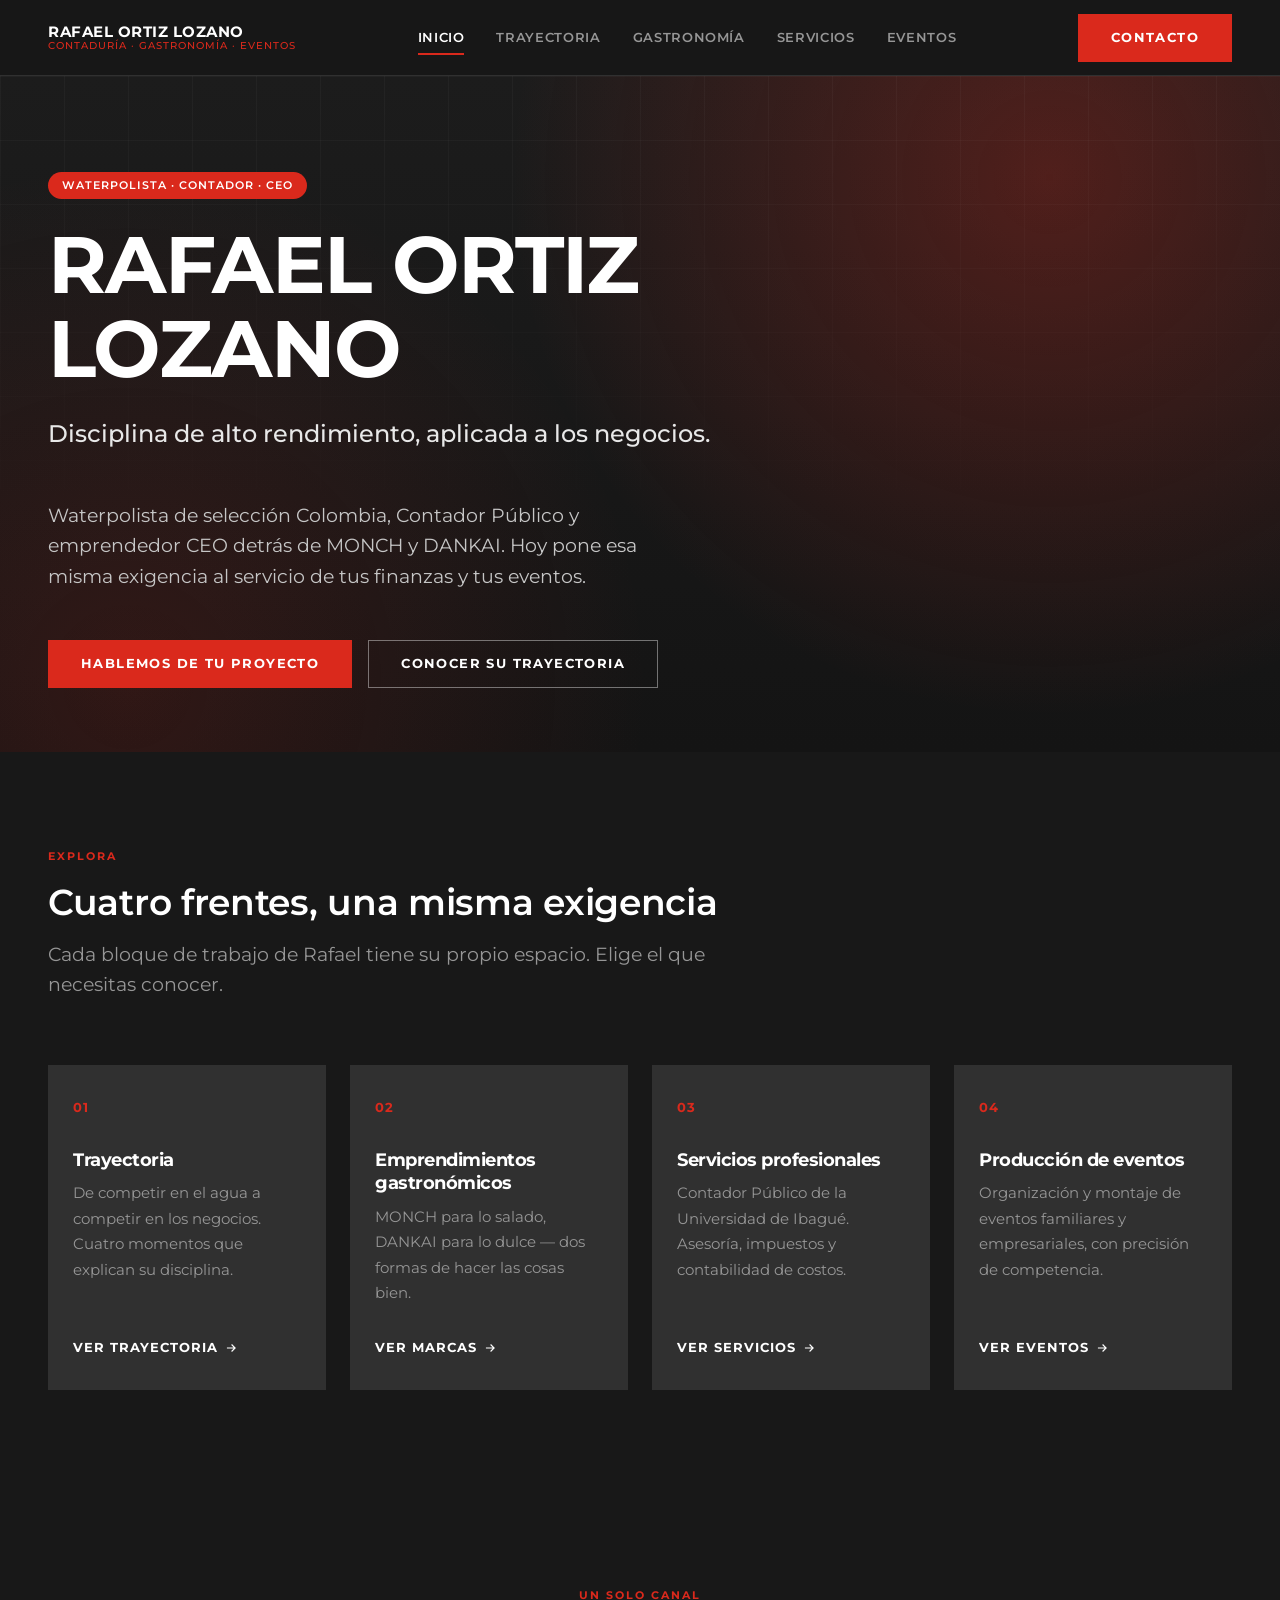
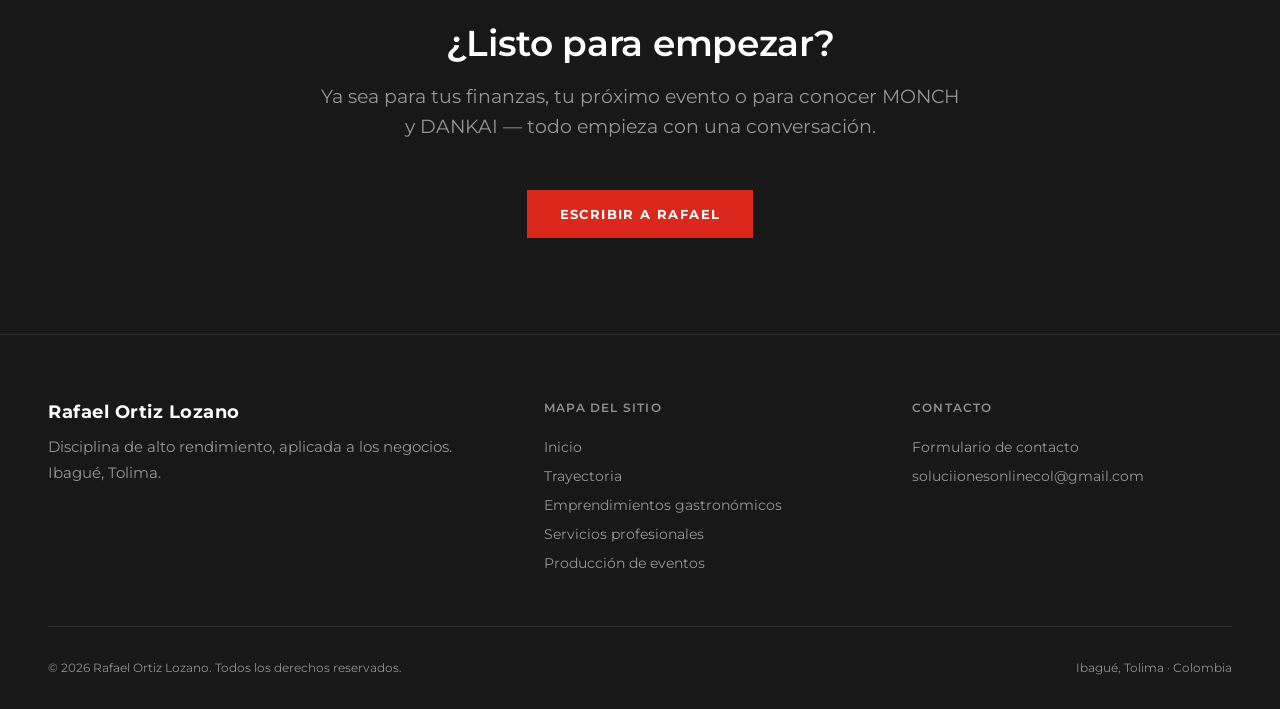
<file: index.html>
<!doctype html>
<html lang="es">
<head>
  <meta charset="UTF-8" />
  <meta name="viewport" content="width=device-width, initial-scale=1.0" />
  <meta name="theme-color" content="#181818" />
  <title>Rafael Ortiz Lozano — Disciplina de alto rendimiento, aplicada a los negocios</title>
  <meta name="description" content="Rafael Ortiz Lozano: waterpolista de selección Colombia, Contador Público y CEO de MONCH y DANKAI. Servicios profesionales de contaduría y producción de eventos en Ibagué." />
  <link rel="icon" href="data:image/svg+xml,%3Csvg xmlns='http://www.w3.org/2000/svg' viewBox='0 0 64 64'%3E%3Crect width='64' height='64' fill='%23181818'/%3E%3Ctext x='32' y='44' font-family='Arial' font-weight='700' font-size='34' fill='%23da291c' text-anchor='middle'%3ER%3C/text%3E%3C/svg%3E" />
  <link rel="preconnect" href="https://fonts.googleapis.com" />
  <link rel="preconnect" href="https://fonts.gstatic.com" crossorigin />
  <link href="https://fonts.googleapis.com/css2?family=Montserrat:wght@300;400;500;600;700;800&display=swap" rel="stylesheet" />
  <link rel="stylesheet" href="assets/css/style.css" />
</head>
<body>

  <!-- ============ NAV ============ -->
  <header class="nav">
    <div class="container">
      <a href="index.html" class="nav-brand">
        <strong>Rafael Ortiz Lozano</strong>
        <span>Contaduría · Gastronomía · Eventos</span>
      </a>

      <nav class="nav-menu" aria-label="Navegación principal">
        <a href="index.html" aria-current="page">Inicio</a>
        <a href="trayectoria.html">Trayectoria</a>
        <a href="emprendimientos-gastronomia.html">Gastronomía</a>
        <a href="servicios-profesionales.html">Servicios</a>
        <a href="produccion-de-eventos.html">Eventos</a>
      </nav>

      <a href="contacto.html" class="btn btn-primary nav-cta">Contacto</a>

      <button class="nav-toggle" aria-label="Abrir menú" aria-expanded="false">
        <span></span><span></span><span></span>
      </button>
    </div>

    <nav class="nav-mobile" aria-label="Navegación móvil">
      <a href="index.html" aria-current="page">Inicio</a>
      <a href="trayectoria.html">Trayectoria</a>
      <a href="emprendimientos-gastronomia.html">Emprendimientos gastronómicos</a>
      <a href="servicios-profesionales.html">Servicios profesionales</a>
      <a href="produccion-de-eventos.html">Producción de eventos</a>
      <a href="contacto.html" class="btn btn-primary btn-block">Contacto</a>
    </nav>
  </header>

  <!-- ============ HERO ============ -->
  <section class="hero">
    <div class="hero-bg" aria-hidden="true"></div>
    <div class="container">
      <div class="hero-inner">
        <div class="hero-kicker">
          <span class="badge-pill badge-pill--primary">Waterpolista · Contador · CEO</span>
        </div>
        <h1 class="display-mega">RAFAEL ORTIZ LOZANO</h1>
        <p class="lead" style="font-size:clamp(18px,2.2vw,24px); color:#e8e8e8; font-weight:500; max-width:680px;">
          Disciplina de alto rendimiento, aplicada a los negocios.
        </p>
        <p class="lead">
          Waterpolista de selección Colombia, Contador Público y emprendedor CEO detrás de MONCH y DANKAI.
          Hoy pone esa misma exigencia al servicio de tus finanzas y tus eventos.
        </p>
        <div class="hero-actions">
          <a href="contacto.html" class="btn btn-primary">Hablemos de tu proyecto</a>
          <a href="trayectoria.html" class="btn btn-outline-dark">Conocer su trayectoria</a>
        </div>
      </div>
    </div>
  </section>

  <!-- ============ MÓDULOS ============ -->
  <section class="section section-dark">
    <div class="container">
      <div class="section-header">
        <span class="eyebrow">Explora</span>
        <h2 class="display-lg">Cuatro frentes, una misma exigencia</h2>
        <p class="lead mt-xs">Cada bloque de trabajo de Rafael tiene su propio espacio. Elige el que necesitas conocer.</p>
      </div>

      <div class="grid grid-4">
        <a href="trayectoria.html" class="module-card">
          <span class="module-index">01</span>
          <h3 class="title-md">Trayectoria</h3>
          <p class="body-md">De competir en el agua a competir en los negocios. Cuatro momentos que explican su disciplina.</p>
          <span class="card-link">Ver trayectoria
            <svg viewBox="0 0 24 24" fill="none" stroke="currentColor" stroke-width="2"><path d="M5 12h14M13 6l6 6-6 6"/></svg>
          </span>
        </a>

        <a href="emprendimientos-gastronomia.html" class="module-card">
          <span class="module-index">02</span>
          <h3 class="title-md">Emprendimientos gastronómicos</h3>
          <p class="body-md">MONCH para lo salado, DANKAI para lo dulce — dos formas de hacer las cosas bien.</p>
          <span class="card-link">Ver marcas
            <svg viewBox="0 0 24 24" fill="none" stroke="currentColor" stroke-width="2"><path d="M5 12h14M13 6l6 6-6 6"/></svg>
          </span>
        </a>

        <a href="servicios-profesionales.html" class="module-card">
          <span class="module-index">03</span>
          <h3 class="title-md">Servicios profesionales</h3>
          <p class="body-md">Contador Público de la Universidad de Ibagué. Asesoría, impuestos y contabilidad de costos.</p>
          <span class="card-link">Ver servicios
            <svg viewBox="0 0 24 24" fill="none" stroke="currentColor" stroke-width="2"><path d="M5 12h14M13 6l6 6-6 6"/></svg>
          </span>
        </a>

        <a href="produccion-de-eventos.html" class="module-card">
          <span class="module-index">04</span>
          <h3 class="title-md">Producción de eventos</h3>
          <p class="body-md">Organización y montaje de eventos familiares y empresariales, con precisión de competencia.</p>
          <span class="card-link">Ver eventos
            <svg viewBox="0 0 24 24" fill="none" stroke="currentColor" stroke-width="2"><path d="M5 12h14M13 6l6 6-6 6"/></svg>
          </span>
        </a>
      </div>
    </div>
  </section>

  <!-- ============ CTA FINAL ============ -->
  <section class="cta-band section-elevated">
    <div class="container">
      <div class="cta-band-inner">
        <span class="eyebrow">Un solo canal</span>
        <h2 class="display-lg mt-xs">¿Listo para empezar?</h2>
        <p class="lead">Ya sea para tus finanzas, tu próximo evento o para conocer MONCH y DANKAI — todo empieza con una conversación.</p>
        <div class="hero-actions">
          <a href="contacto.html" class="btn btn-primary">Escribir a Rafael</a>
        </div>
      </div>
    </div>
  </section>

  <!-- ============ FOOTER ============ -->
  <footer class="footer">
    <div class="container">
      <div class="footer-top">
        <div class="footer-brand">
          <strong>Rafael Ortiz Lozano</strong>
          <p class="body-md">Disciplina de alto rendimiento, aplicada a los negocios. Ibagué, Tolima.</p>
        </div>
        <div class="footer-col">
          <h4>Mapa del sitio</h4>
          <a href="index.html">Inicio</a>
          <a href="trayectoria.html">Trayectoria</a>
          <a href="emprendimientos-gastronomia.html">Emprendimientos gastronómicos</a>
          <a href="servicios-profesionales.html">Servicios profesionales</a>
          <a href="produccion-de-eventos.html">Producción de eventos</a>
        </div>
        <div class="footer-col">
          <h4>Contacto</h4>
          <a href="contacto.html">Formulario de contacto</a>
          <a href="mailto:soluciionesonlinecol@gmail.com">soluciionesonlinecol@gmail.com</a>
        </div>
      </div>
      <div class="footer-bottom">
        <span>© 2026 Rafael Ortiz Lozano. Todos los derechos reservados.</span>
        <span>Ibagué, Tolima · Colombia</span>
      </div>
    </div>
  </footer>

  <script src="assets/js/main.js"></script>
</body>
</html>
</file>
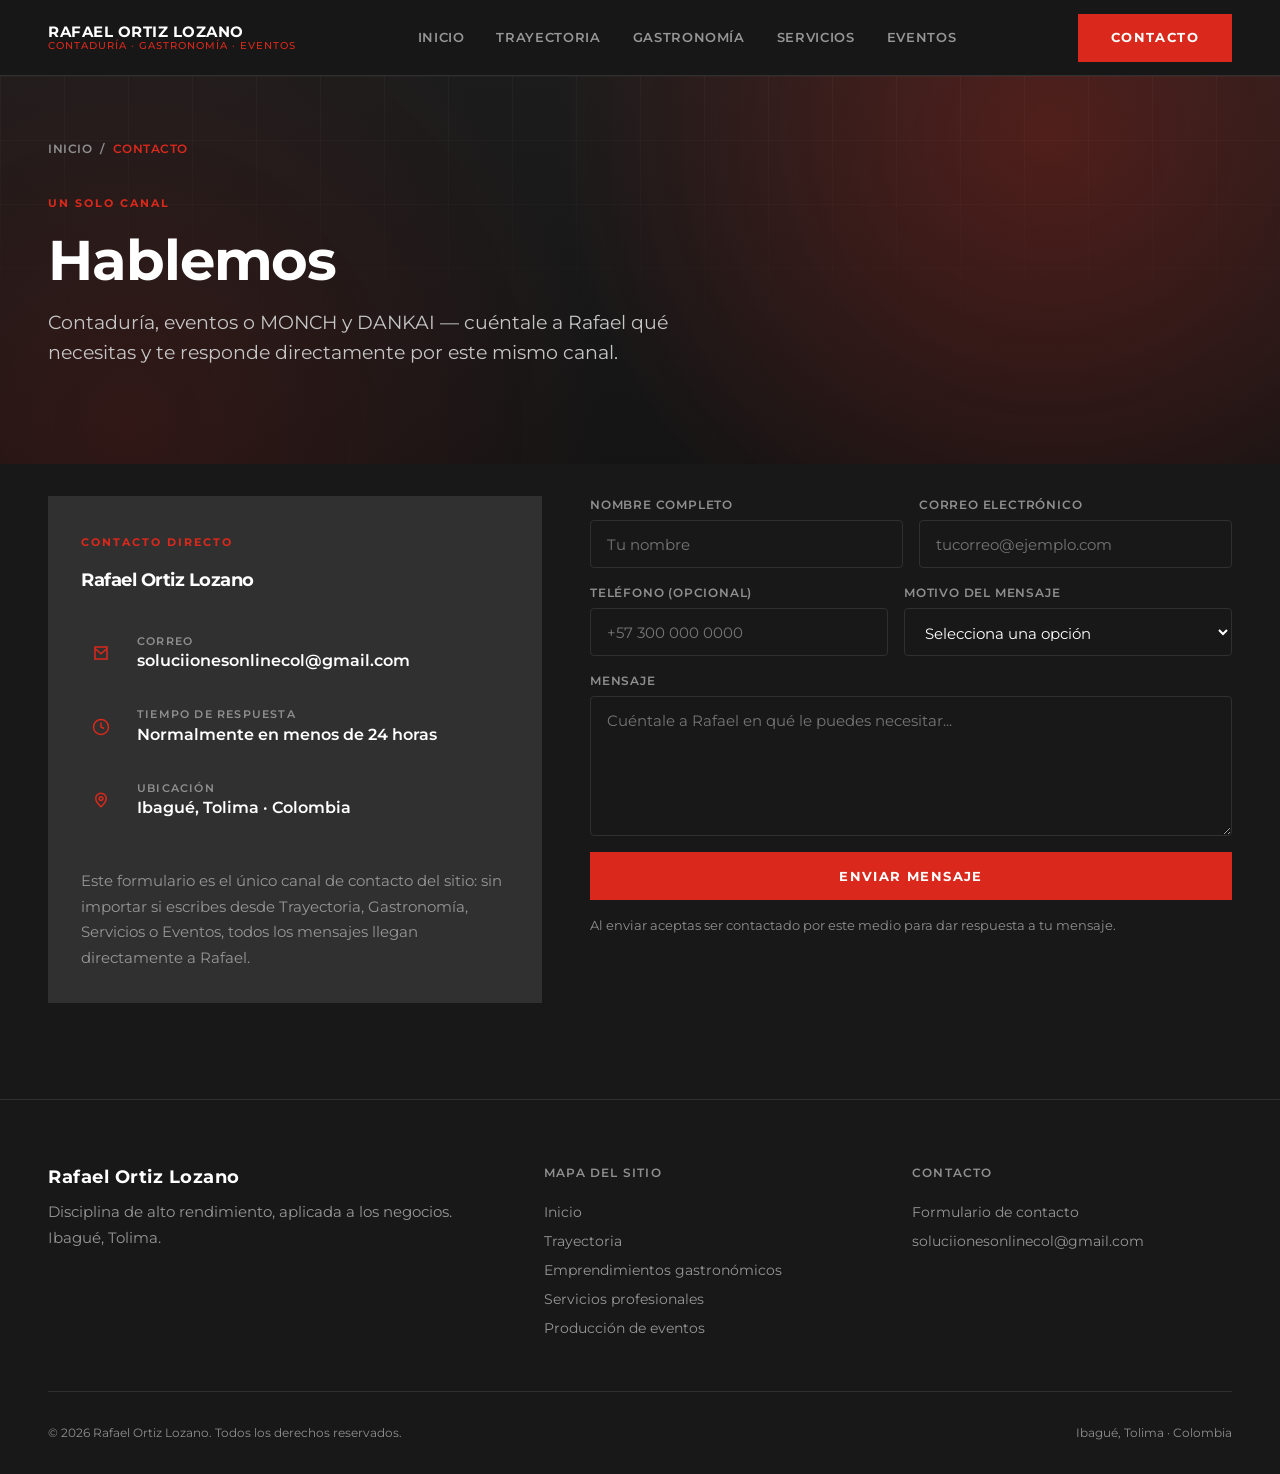
<file: contacto.html>
<!doctype html>
<html lang="es">
<head>
  <meta charset="UTF-8" />
  <meta name="viewport" content="width=device-width, initial-scale=1.0" />
  <meta name="theme-color" content="#181818" />
  <title>Contacto — Rafael Ortiz Lozano</title>
  <meta name="description" content="Escríbele a Rafael Ortiz Lozano para asesoría de contaduría, producción de eventos o consultas sobre MONCH y DANKAI." />
  <link rel="icon" href="data:image/svg+xml,%3Csvg xmlns='http://www.w3.org/2000/svg' viewBox='0 0 64 64'%3E%3Crect width='64' height='64' fill='%23181818'/%3E%3Ctext x='32' y='44' font-family='Arial' font-weight='700' font-size='34' fill='%23da291c' text-anchor='middle'%3ER%3C/text%3E%3C/svg%3E" />
  <link rel="preconnect" href="https://fonts.googleapis.com" />
  <link rel="preconnect" href="https://fonts.gstatic.com" crossorigin />
  <link href="https://fonts.googleapis.com/css2?family=Montserrat:wght@300;400;500;600;700;800&display=swap" rel="stylesheet" />
  <link rel="stylesheet" href="assets/css/style.css" />
</head>
<body>

  <header class="nav">
    <div class="container">
      <a href="index.html" class="nav-brand">
        <strong>Rafael Ortiz Lozano</strong>
        <span>Contaduría · Gastronomía · Eventos</span>
      </a>
      <nav class="nav-menu" aria-label="Navegación principal">
        <a href="index.html">Inicio</a>
        <a href="trayectoria.html">Trayectoria</a>
        <a href="emprendimientos-gastronomia.html">Gastronomía</a>
        <a href="servicios-profesionales.html">Servicios</a>
        <a href="produccion-de-eventos.html">Eventos</a>
      </nav>
      <a href="contacto.html" class="btn btn-primary nav-cta" aria-current="page">Contacto</a>
      <button class="nav-toggle" aria-label="Abrir menú" aria-expanded="false">
        <span></span><span></span><span></span>
      </button>
    </div>
    <nav class="nav-mobile" aria-label="Navegación móvil">
      <a href="index.html">Inicio</a>
      <a href="trayectoria.html">Trayectoria</a>
      <a href="emprendimientos-gastronomia.html">Emprendimientos gastronómicos</a>
      <a href="servicios-profesionales.html">Servicios profesionales</a>
      <a href="produccion-de-eventos.html">Producción de eventos</a>
      <a href="contacto.html" class="btn btn-primary btn-block" aria-current="page">Contacto</a>
    </nav>
  </header>

  <!-- ============ HERO DE PÁGINA ============ -->
  <section class="hero hero-page">
    <div class="hero-bg" aria-hidden="true"></div>
    <div class="container">
      <div class="breadcrumb"><a href="index.html">Inicio</a><span class="sep">/</span><span class="current">Contacto</span></div>
      <span class="eyebrow">Un solo canal</span>
      <h1 class="display-xl mt-xs">Hablemos</h1>
      <p class="lead" style="max-width:640px;">Contaduría, eventos o MONCH y DANKAI — cuéntale a Rafael qué necesitas y te responde directamente por este mismo canal.</p>
    </div>
  </section>

  <!-- ============ FORMULARIO + INFO ============ -->
  <section class="section section-dark" style="padding-top:var(--sp-md);">
    <div class="container">

      <div role="status" data-success-banner hidden style="background:var(--surface-strong-light); color:var(--body-on-light); padding:var(--sp-xs) var(--sp-sm); margin-bottom:var(--sp-lg); border-left:3px solid var(--primary);">
        <strong>¡Gracias por escribir!</strong> Tu mensaje fue enviado. Rafael te responderá lo antes posible.
      </div>

      <div class="form-grid">

        <!-- Info de contacto -->
        <div class="contact-info-card">
          <span class="eyebrow">Contacto directo</span>
          <h3 class="title-md mt-xs mb-sm">Rafael Ortiz Lozano</h3>

          <div class="contact-channel">
            <span class="icon" aria-hidden="true">
              <svg width="18" height="18" viewBox="0 0 24 24" fill="none" stroke="currentColor" stroke-width="2"><path d="M4 4h16v16H4z"/><path d="m4 6 8 7 8-7"/></svg>
            </span>
            <div>
              <span class="caption-uppercase">Correo</span>
              <a href="mailto:soluciionesonlinecol@gmail.com">soluciionesonlinecol@gmail.com</a>
            </div>
          </div>

          <div class="contact-channel">
            <span class="icon" aria-hidden="true">
              <svg width="18" height="18" viewBox="0 0 24 24" fill="none" stroke="currentColor" stroke-width="2"><circle cx="12" cy="12" r="10"/><path d="M12 6v6l4 2"/></svg>
            </span>
            <div>
              <span class="caption-uppercase">Tiempo de respuesta</span>
              <span style="font-weight:600; color:var(--ink);">Normalmente en menos de 24 horas</span>
            </div>
          </div>

          <div class="contact-channel">
            <span class="icon" aria-hidden="true">
              <svg width="18" height="18" viewBox="0 0 24 24" fill="none" stroke="currentColor" stroke-width="2"><path d="M12 21s-7-6.5-7-11a7 7 0 0 1 14 0c0 4.5-7 11-7 11z"/><circle cx="12" cy="10" r="2.5"/></svg>
            </span>
            <div>
              <span class="caption-uppercase">Ubicación</span>
              <span style="font-weight:600; color:var(--ink);">Ibagué, Tolima · Colombia</span>
            </div>
          </div>

          <p class="body-md mt-md">Este formulario es el único canal de contacto del sitio: sin importar si escribes desde Trayectoria, Gastronomía, Servicios o Eventos, todos los mensajes llegan directamente a Rafael.</p>
        </div>

        <!-- Formulario -->
        <form action="https://formsubmit.co/soluciionesonlinecol@gmail.com" method="POST">
          <input type="hidden" name="_subject" value="Nuevo mensaje desde la web — Rafael Ortiz Lozano" />
          <input type="hidden" name="_template" value="table" />
          <input type="hidden" name="_captcha" value="true" />
          <!-- El valor de _next se completa automáticamente por JS (ver main.js) con la URL real
               de esta página (dominio de Vercel o el que se configure), para volver aquí con el
               banner de confirmación en vez de la página de gracias por defecto de FormSubmit. -->
          <input type="hidden" name="_next" id="form-next" value="" />
          <input type="text" name="_honey" class="hp-field" tabindex="-1" autocomplete="off" />

          <div class="field-row">
            <div class="field">
              <label for="nombre">Nombre completo</label>
              <input type="text" id="nombre" name="Nombre" required placeholder="Tu nombre" />
            </div>
            <div class="field">
              <label for="email">Correo electrónico</label>
              <input type="email" id="email" name="Correo" required placeholder="tucorreo@ejemplo.com" />
            </div>
          </div>

          <div class="field-row">
            <div class="field">
              <label for="telefono">Teléfono (opcional)</label>
              <input type="tel" id="telefono" name="Teléfono" placeholder="+57 300 000 0000" />
            </div>
            <div class="field">
              <label for="asunto">Motivo del mensaje</label>
              <select id="asunto" name="Motivo" required>
                <option value="">Selecciona una opción</option>
                <option value="Servicios profesionales de contaduría">Servicios profesionales de contaduría</option>
                <option value="Producción de eventos">Producción de eventos</option>
                <option value="MONCH">MONCH</option>
                <option value="DANKAI">DANKAI</option>
                <option value="Otro">Otro</option>
              </select>
            </div>
          </div>

          <div class="field">
            <label for="mensaje">Mensaje</label>
            <textarea id="mensaje" name="Mensaje" required placeholder="Cuéntale a Rafael en qué le puedes necesitar..."></textarea>
          </div>

          <button type="submit" class="btn btn-primary btn-block">Enviar mensaje</button>
          <p class="form-note">Al enviar aceptas ser contactado por este medio para dar respuesta a tu mensaje.</p>
        </form>

      </div>
    </div>
  </section>

  <footer class="footer">
    <div class="container">
      <div class="footer-top">
        <div class="footer-brand">
          <strong>Rafael Ortiz Lozano</strong>
          <p class="body-md">Disciplina de alto rendimiento, aplicada a los negocios. Ibagué, Tolima.</p>
        </div>
        <div class="footer-col">
          <h4>Mapa del sitio</h4>
          <a href="index.html">Inicio</a>
          <a href="trayectoria.html">Trayectoria</a>
          <a href="emprendimientos-gastronomia.html">Emprendimientos gastronómicos</a>
          <a href="servicios-profesionales.html">Servicios profesionales</a>
          <a href="produccion-de-eventos.html">Producción de eventos</a>
        </div>
        <div class="footer-col">
          <h4>Contacto</h4>
          <a href="contacto.html">Formulario de contacto</a>
          <a href="mailto:soluciionesonlinecol@gmail.com">soluciionesonlinecol@gmail.com</a>
        </div>
      </div>
      <div class="footer-bottom">
        <span>© 2026 Rafael Ortiz Lozano. Todos los derechos reservados.</span>
        <span>Ibagué, Tolima · Colombia</span>
      </div>
    </div>
  </footer>

  <script src="assets/js/main.js"></script>
</body>
</html>
</file>
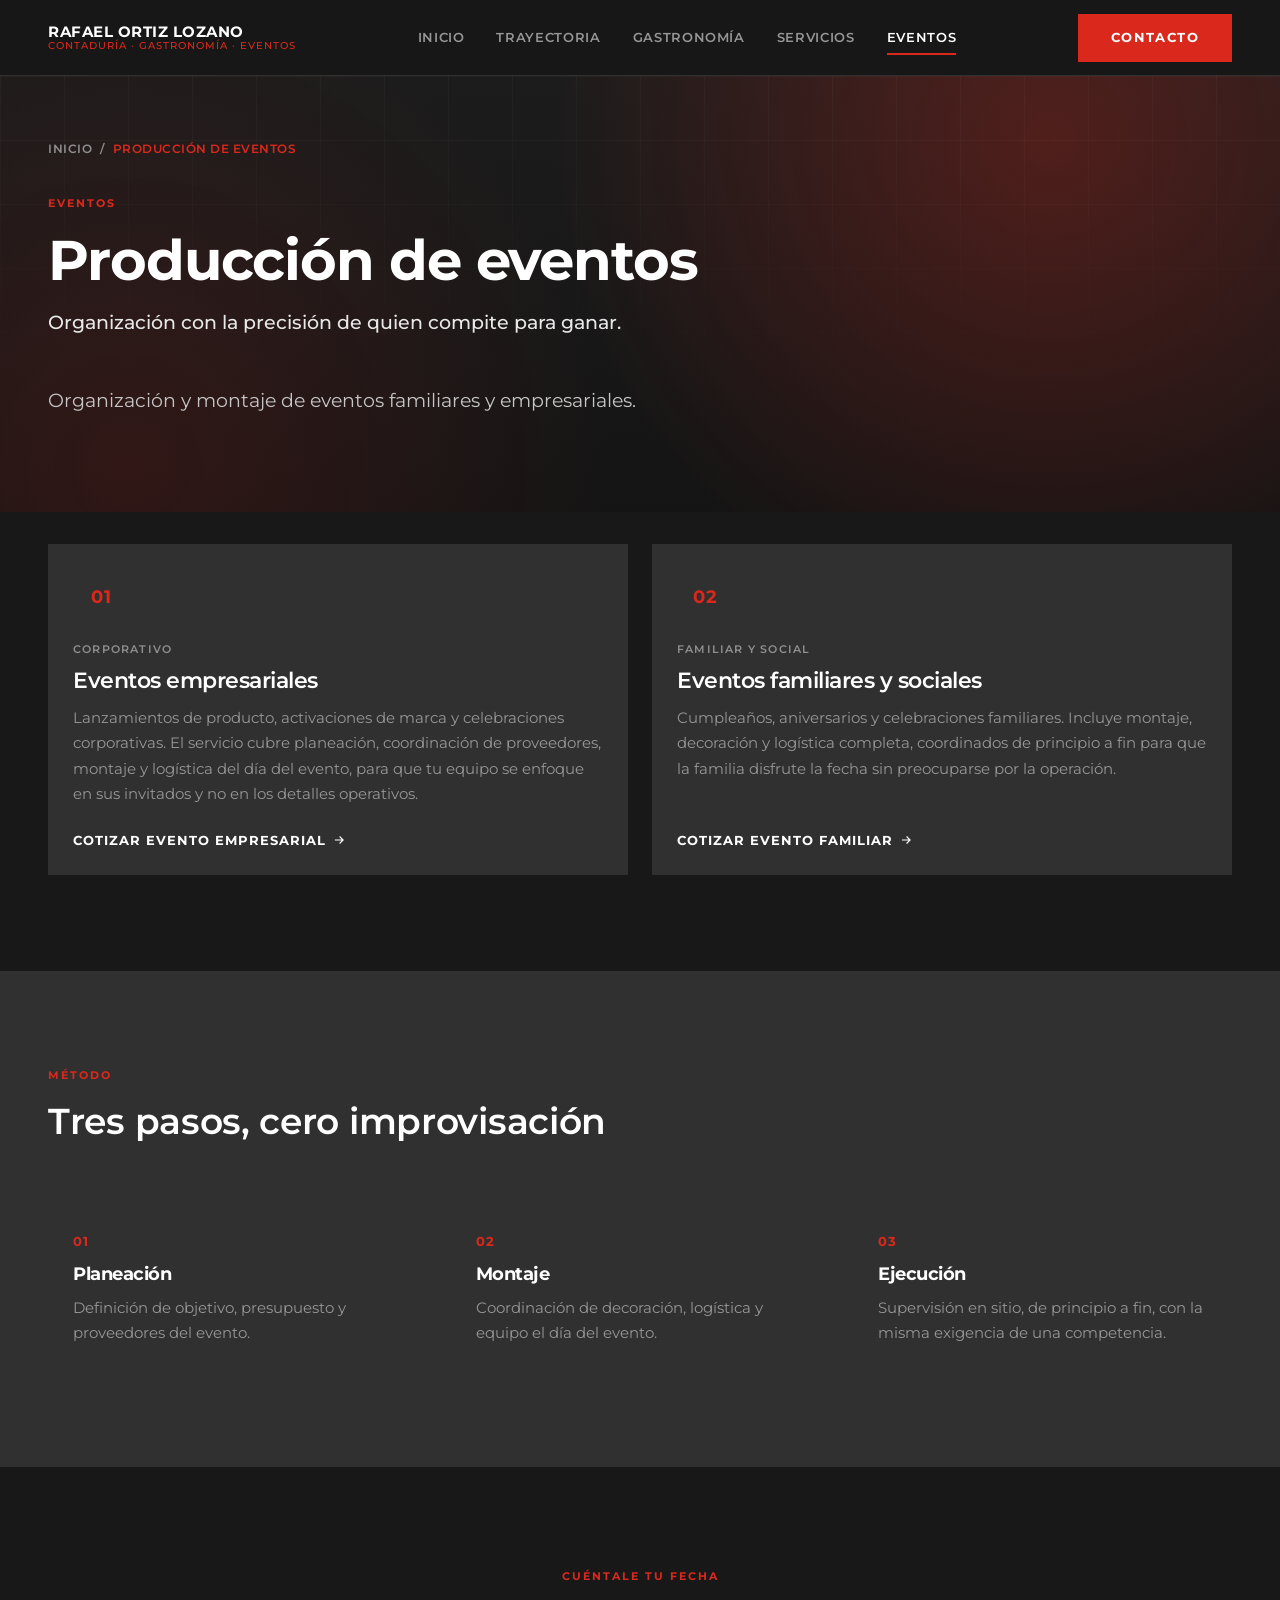
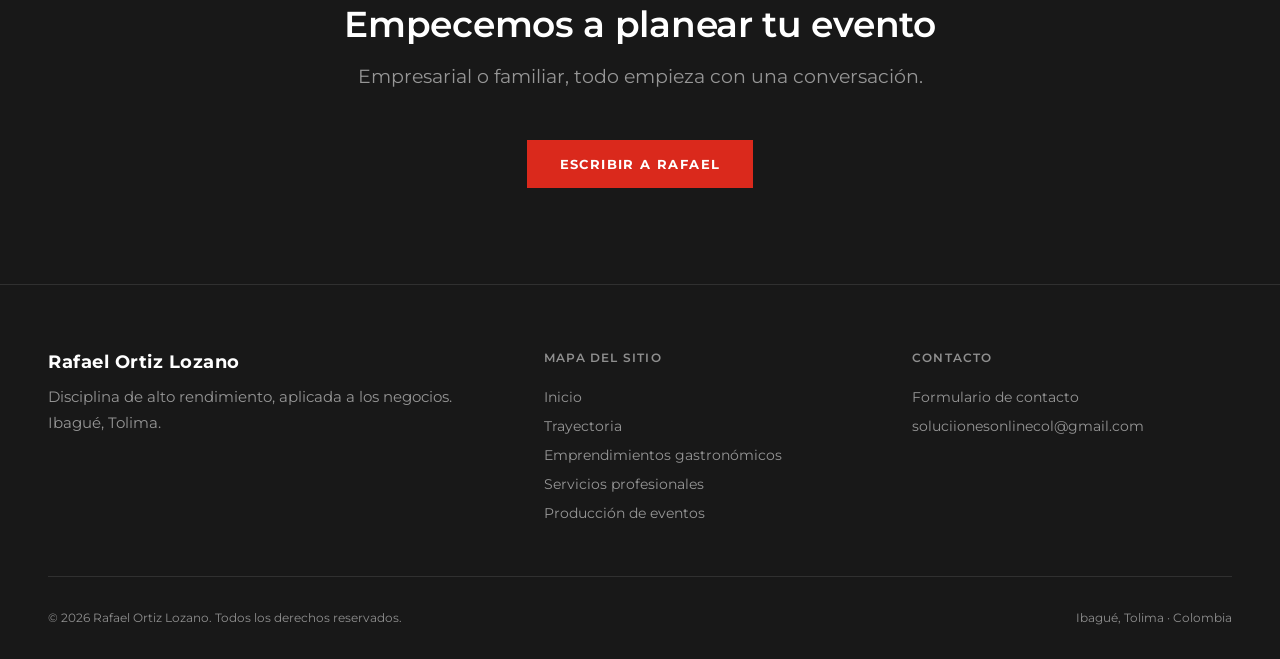
<file: produccion-de-eventos.html>
<!doctype html>
<html lang="es">
<head>
  <meta charset="UTF-8" />
  <meta name="viewport" content="width=device-width, initial-scale=1.0" />
  <meta name="theme-color" content="#181818" />
  <title>Producción de eventos — Rafael Ortiz Lozano</title>
  <meta name="description" content="Organización y montaje de eventos empresariales y familiares con la precisión de quien compite para ganar, de la mano de Rafael Ortiz Lozano." />
  <link rel="icon" href="data:image/svg+xml,%3Csvg xmlns='http://www.w3.org/2000/svg' viewBox='0 0 64 64'%3E%3Crect width='64' height='64' fill='%23181818'/%3E%3Ctext x='32' y='44' font-family='Arial' font-weight='700' font-size='34' fill='%23da291c' text-anchor='middle'%3ER%3C/text%3E%3C/svg%3E" />
  <link rel="preconnect" href="https://fonts.googleapis.com" />
  <link rel="preconnect" href="https://fonts.gstatic.com" crossorigin />
  <link href="https://fonts.googleapis.com/css2?family=Montserrat:wght@300;400;500;600;700;800&display=swap" rel="stylesheet" />
  <link rel="stylesheet" href="assets/css/style.css" />
</head>
<body>

  <header class="nav">
    <div class="container">
      <a href="index.html" class="nav-brand">
        <strong>Rafael Ortiz Lozano</strong>
        <span>Contaduría · Gastronomía · Eventos</span>
      </a>
      <nav class="nav-menu" aria-label="Navegación principal">
        <a href="index.html">Inicio</a>
        <a href="trayectoria.html">Trayectoria</a>
        <a href="emprendimientos-gastronomia.html">Gastronomía</a>
        <a href="servicios-profesionales.html">Servicios</a>
        <a href="produccion-de-eventos.html" aria-current="page">Eventos</a>
      </nav>
      <a href="contacto.html" class="btn btn-primary nav-cta">Contacto</a>
      <button class="nav-toggle" aria-label="Abrir menú" aria-expanded="false">
        <span></span><span></span><span></span>
      </button>
    </div>
    <nav class="nav-mobile" aria-label="Navegación móvil">
      <a href="index.html">Inicio</a>
      <a href="trayectoria.html">Trayectoria</a>
      <a href="emprendimientos-gastronomia.html">Emprendimientos gastronómicos</a>
      <a href="servicios-profesionales.html">Servicios profesionales</a>
      <a href="produccion-de-eventos.html" aria-current="page">Producción de eventos</a>
      <a href="contacto.html" class="btn btn-primary btn-block">Contacto</a>
    </nav>
  </header>

  <!-- ============ HERO DE PÁGINA ============ -->
  <section class="hero hero-page">
    <div class="hero-bg" aria-hidden="true"></div>
    <div class="container">
      <div class="breadcrumb"><a href="index.html">Inicio</a><span class="sep">/</span><span class="current">Producción de eventos</span></div>
      <span class="eyebrow">Eventos</span>
      <h1 class="display-xl mt-xs">Producción de eventos</h1>
      <p class="lead" style="font-weight:500; color:#e8e8e8;">Organización con la precisión de quien compite para ganar.</p>
      <p class="lead">Organización y montaje de eventos familiares y empresariales.</p>
    </div>
  </section>

  <!-- ============ TIPOS DE EVENTO ============ -->
  <section class="section section-dark" style="padding-top:var(--sp-md);">
    <div class="container">
      <div class="grid grid-2">

        <div class="card">
          <div class="card-mark">01</div>
          <span class="caption-uppercase">Corporativo</span>
          <h3 class="display-md">Eventos empresariales</h3>
          <p class="body-md">Lanzamientos de producto, activaciones de marca y celebraciones corporativas. El servicio cubre planeación, coordinación de proveedores, montaje y logística del día del evento, para que tu equipo se enfoque en sus invitados y no en los detalles operativos.</p>
          <span class="card-link">Cotizar evento empresarial
            <svg viewBox="0 0 24 24" fill="none" stroke="currentColor" stroke-width="2"><path d="M5 12h14M13 6l6 6-6 6"/></svg>
          </span>
        </div>

        <div class="card">
          <div class="card-mark">02</div>
          <span class="caption-uppercase">Familiar y social</span>
          <h3 class="display-md">Eventos familiares y sociales</h3>
          <p class="body-md">Cumpleaños, aniversarios y celebraciones familiares. Incluye montaje, decoración y logística completa, coordinados de principio a fin para que la familia disfrute la fecha sin preocuparse por la operación.</p>
          <span class="card-link">Cotizar evento familiar
            <svg viewBox="0 0 24 24" fill="none" stroke="currentColor" stroke-width="2"><path d="M5 12h14M13 6l6 6-6 6"/></svg>
          </span>
        </div>

      </div>
    </div>
  </section>

  <!-- ============ CÓMO TRABAJA ============ -->
  <section class="section section-elevated">
    <div class="container">
      <div class="section-header">
        <span class="eyebrow">Método</span>
        <h2 class="display-lg">Tres pasos, cero improvisación</h2>
      </div>
      <div class="grid grid-3">
        <div class="card">
          <div class="card-number">01</div>
          <h3 class="title-md">Planeación</h3>
          <p class="body-md">Definición de objetivo, presupuesto y proveedores del evento.</p>
        </div>
        <div class="card">
          <div class="card-number">02</div>
          <h3 class="title-md">Montaje</h3>
          <p class="body-md">Coordinación de decoración, logística y equipo el día del evento.</p>
        </div>
        <div class="card">
          <div class="card-number">03</div>
          <h3 class="title-md">Ejecución</h3>
          <p class="body-md">Supervisión en sitio, de principio a fin, con la misma exigencia de una competencia.</p>
        </div>
      </div>
    </div>
  </section>

  <!-- ============ CTA FINAL ============ -->
  <section class="cta-band section-dark">
    <div class="container">
      <div class="cta-band-inner">
        <span class="eyebrow">Cuéntale tu fecha</span>
        <h2 class="display-lg mt-xs">Empecemos a planear tu evento</h2>
        <p class="lead">Empresarial o familiar, todo empieza con una conversación.</p>
        <div class="hero-actions">
          <a href="contacto.html" class="btn btn-primary">Escribir a Rafael</a>
        </div>
      </div>
    </div>
  </section>

  <footer class="footer">
    <div class="container">
      <div class="footer-top">
        <div class="footer-brand">
          <strong>Rafael Ortiz Lozano</strong>
          <p class="body-md">Disciplina de alto rendimiento, aplicada a los negocios. Ibagué, Tolima.</p>
        </div>
        <div class="footer-col">
          <h4>Mapa del sitio</h4>
          <a href="index.html">Inicio</a>
          <a href="trayectoria.html">Trayectoria</a>
          <a href="emprendimientos-gastronomia.html">Emprendimientos gastronómicos</a>
          <a href="servicios-profesionales.html">Servicios profesionales</a>
          <a href="produccion-de-eventos.html">Producción de eventos</a>
        </div>
        <div class="footer-col">
          <h4>Contacto</h4>
          <a href="contacto.html">Formulario de contacto</a>
          <a href="mailto:soluciionesonlinecol@gmail.com">soluciionesonlinecol@gmail.com</a>
        </div>
      </div>
      <div class="footer-bottom">
        <span>© 2026 Rafael Ortiz Lozano. Todos los derechos reservados.</span>
        <span>Ibagué, Tolima · Colombia</span>
      </div>
    </div>
  </footer>

  <script src="assets/js/main.js"></script>
</body>
</html>
</file>
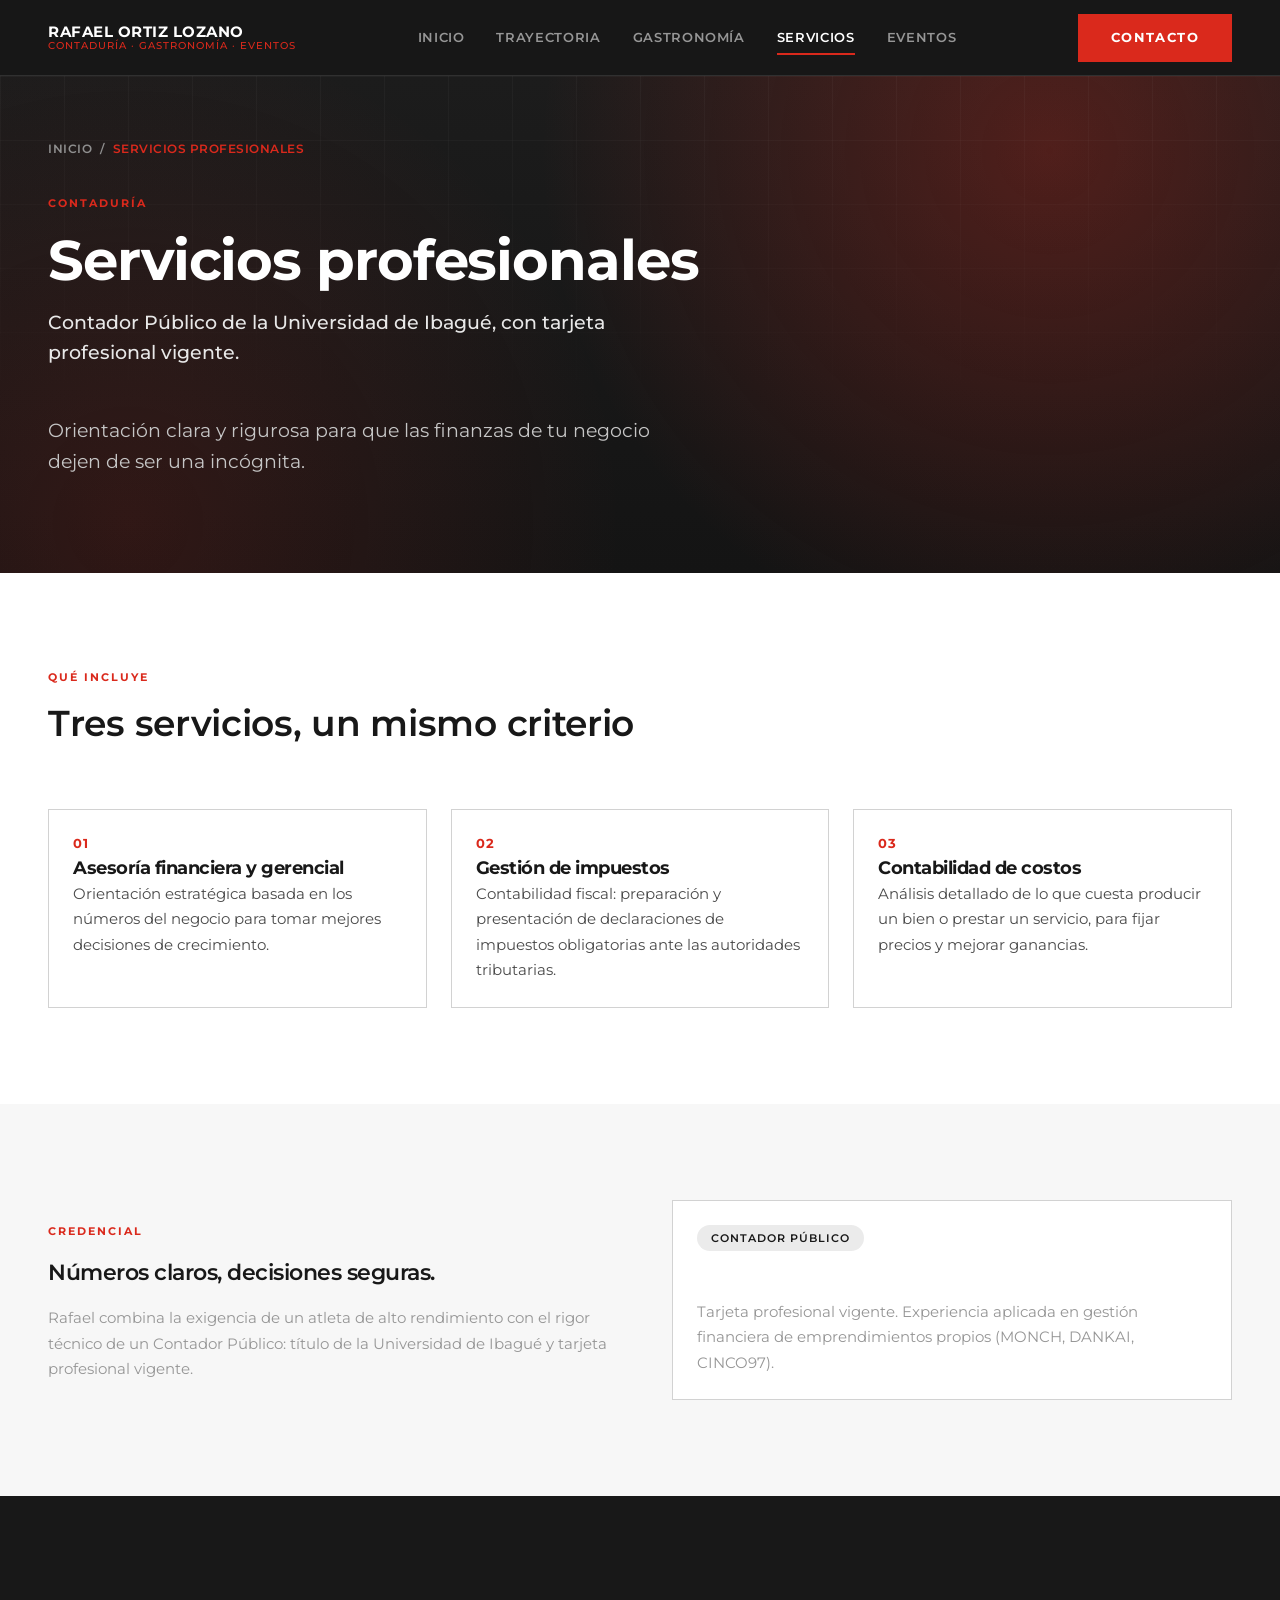
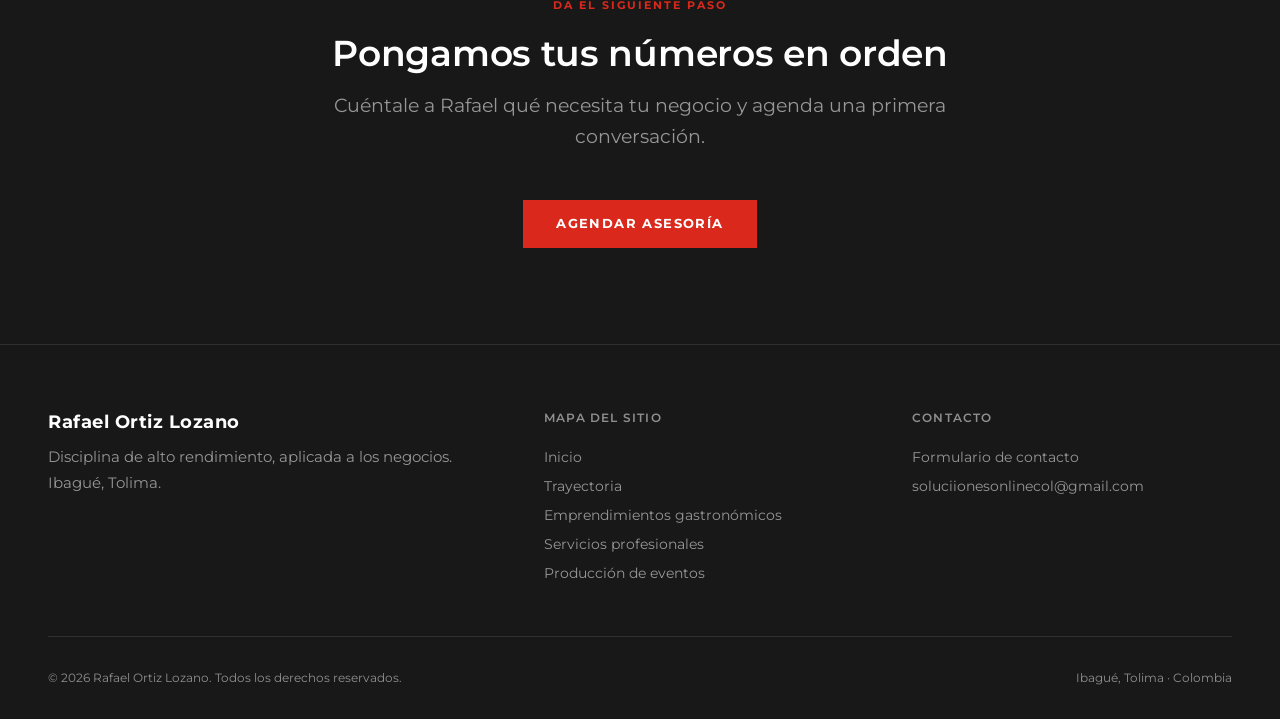
<file: servicios-profesionales.html>
<!doctype html>
<html lang="es">
<head>
  <meta charset="UTF-8" />
  <meta name="viewport" content="width=device-width, initial-scale=1.0" />
  <meta name="theme-color" content="#ffffff" />
  <title>Servicios profesionales de contaduría — Rafael Ortiz Lozano</title>
  <meta name="description" content="Asesoría financiera y gerencial, gestión de impuestos y contabilidad de costos con Rafael Ortiz Lozano, Contador Público de la Universidad de Ibagué." />
  <link rel="icon" href="data:image/svg+xml,%3Csvg xmlns='http://www.w3.org/2000/svg' viewBox='0 0 64 64'%3E%3Crect width='64' height='64' fill='%23181818'/%3E%3Ctext x='32' y='44' font-family='Arial' font-weight='700' font-size='34' fill='%23da291c' text-anchor='middle'%3ER%3C/text%3E%3C/svg%3E" />
  <link rel="preconnect" href="https://fonts.googleapis.com" />
  <link rel="preconnect" href="https://fonts.gstatic.com" crossorigin />
  <link href="https://fonts.googleapis.com/css2?family=Montserrat:wght@300;400;500;600;700;800&display=swap" rel="stylesheet" />
  <link rel="stylesheet" href="assets/css/style.css" />
</head>
<body>

  <header class="nav">
    <div class="container">
      <a href="index.html" class="nav-brand">
        <strong>Rafael Ortiz Lozano</strong>
        <span>Contaduría · Gastronomía · Eventos</span>
      </a>
      <nav class="nav-menu" aria-label="Navegación principal">
        <a href="index.html">Inicio</a>
        <a href="trayectoria.html">Trayectoria</a>
        <a href="emprendimientos-gastronomia.html">Gastronomía</a>
        <a href="servicios-profesionales.html" aria-current="page">Servicios</a>
        <a href="produccion-de-eventos.html">Eventos</a>
      </nav>
      <a href="contacto.html" class="btn btn-primary nav-cta">Contacto</a>
      <button class="nav-toggle" aria-label="Abrir menú" aria-expanded="false">
        <span></span><span></span><span></span>
      </button>
    </div>
    <nav class="nav-mobile" aria-label="Navegación móvil">
      <a href="index.html">Inicio</a>
      <a href="trayectoria.html">Trayectoria</a>
      <a href="emprendimientos-gastronomia.html">Emprendimientos gastronómicos</a>
      <a href="servicios-profesionales.html" aria-current="page">Servicios profesionales</a>
      <a href="produccion-de-eventos.html">Producción de eventos</a>
      <a href="contacto.html" class="btn btn-primary btn-block">Contacto</a>
    </nav>
  </header>

  <!-- ============ HERO DE PÁGINA ============ -->
  <section class="hero hero-page">
    <div class="hero-bg" aria-hidden="true"></div>
    <div class="container">
      <div class="breadcrumb"><a href="index.html">Inicio</a><span class="sep">/</span><span class="current">Servicios profesionales</span></div>
      <span class="eyebrow">Contaduría</span>
      <h1 class="display-xl mt-xs">Servicios profesionales</h1>
      <p class="lead" style="font-weight:500; color:#e8e8e8;">Contador Público de la Universidad de Ibagué, con tarjeta profesional vigente.</p>
      <p class="lead">Orientación clara y rigurosa para que las finanzas de tu negocio dejen de ser una incógnita.</p>
    </div>
  </section>

  <!-- ============ SERVICIOS (fondo claro, contraste) ============ -->
  <section class="section section-light">
    <div class="container">
      <div class="section-header">
        <span class="eyebrow">Qué incluye</span>
        <h2 class="display-lg">Tres servicios, un mismo criterio</h2>
      </div>

      <div class="grid grid-3">
        <div class="card-light">
          <div class="card-number">01</div>
          <h3 class="title-md">Asesoría financiera y gerencial</h3>
          <p class="body-md">Orientación estratégica basada en los números del negocio para tomar mejores decisiones de crecimiento.</p>
        </div>

        <div class="card-light">
          <div class="card-number">02</div>
          <h3 class="title-md">Gestión de impuestos</h3>
          <p class="body-md">Contabilidad fiscal: preparación y presentación de declaraciones de impuestos obligatorias ante las autoridades tributarias.</p>
        </div>

        <div class="card-light">
          <div class="card-number">03</div>
          <h3 class="title-md">Contabilidad de costos</h3>
          <p class="body-md">Análisis detallado de lo que cuesta producir un bien o prestar un servicio, para fijar precios y mejorar ganancias.</p>
        </div>
      </div>
    </div>
  </section>

  <!-- ============ CREDENCIAL ============ -->
  <section class="section section-soft">
    <div class="container">
      <div class="grid grid-2" style="align-items:center; gap:var(--sp-xl);">
        <div>
          <span class="eyebrow">Credencial</span>
          <h2 class="display-md mt-xs mb-xs" style="color:var(--body-on-light);">Números claros, decisiones seguras.</h2>
          <p class="body-md">Rafael combina la exigencia de un atleta de alto rendimiento con el rigor técnico de un Contador Público: título de la Universidad de Ibagué y tarjeta profesional vigente.</p>
        </div>
        <div class="card-light" style="background:var(--canvas-light);">
          <span class="badge-pill--light badge-pill">Contador Público</span>
          <h3 class="title-md mt-sm">Universidad de Ibagué</h3>
          <p class="body-md">Tarjeta profesional vigente. Experiencia aplicada en gestión financiera de emprendimientos propios (MONCH, DANKAI, CINCO97).</p>
        </div>
      </div>
    </div>
  </section>

  <!-- ============ CTA FINAL ============ -->
  <section class="cta-band section-dark">
    <div class="container">
      <div class="cta-band-inner">
        <span class="eyebrow">Da el siguiente paso</span>
        <h2 class="display-lg mt-xs">Pongamos tus números en orden</h2>
        <p class="lead">Cuéntale a Rafael qué necesita tu negocio y agenda una primera conversación.</p>
        <div class="hero-actions">
          <a href="contacto.html" class="btn btn-primary">Agendar asesoría</a>
        </div>
      </div>
    </div>
  </section>

  <footer class="footer">
    <div class="container">
      <div class="footer-top">
        <div class="footer-brand">
          <strong>Rafael Ortiz Lozano</strong>
          <p class="body-md">Disciplina de alto rendimiento, aplicada a los negocios. Ibagué, Tolima.</p>
        </div>
        <div class="footer-col">
          <h4>Mapa del sitio</h4>
          <a href="index.html">Inicio</a>
          <a href="trayectoria.html">Trayectoria</a>
          <a href="emprendimientos-gastronomia.html">Emprendimientos gastronómicos</a>
          <a href="servicios-profesionales.html">Servicios profesionales</a>
          <a href="produccion-de-eventos.html">Producción de eventos</a>
        </div>
        <div class="footer-col">
          <h4>Contacto</h4>
          <a href="contacto.html">Formulario de contacto</a>
          <a href="mailto:soluciionesonlinecol@gmail.com">soluciionesonlinecol@gmail.com</a>
        </div>
      </div>
      <div class="footer-bottom">
        <span>© 2026 Rafael Ortiz Lozano. Todos los derechos reservados.</span>
        <span>Ibagué, Tolima · Colombia</span>
      </div>
    </div>
  </footer>

  <script src="assets/js/main.js"></script>
</body>
</html>
</file>
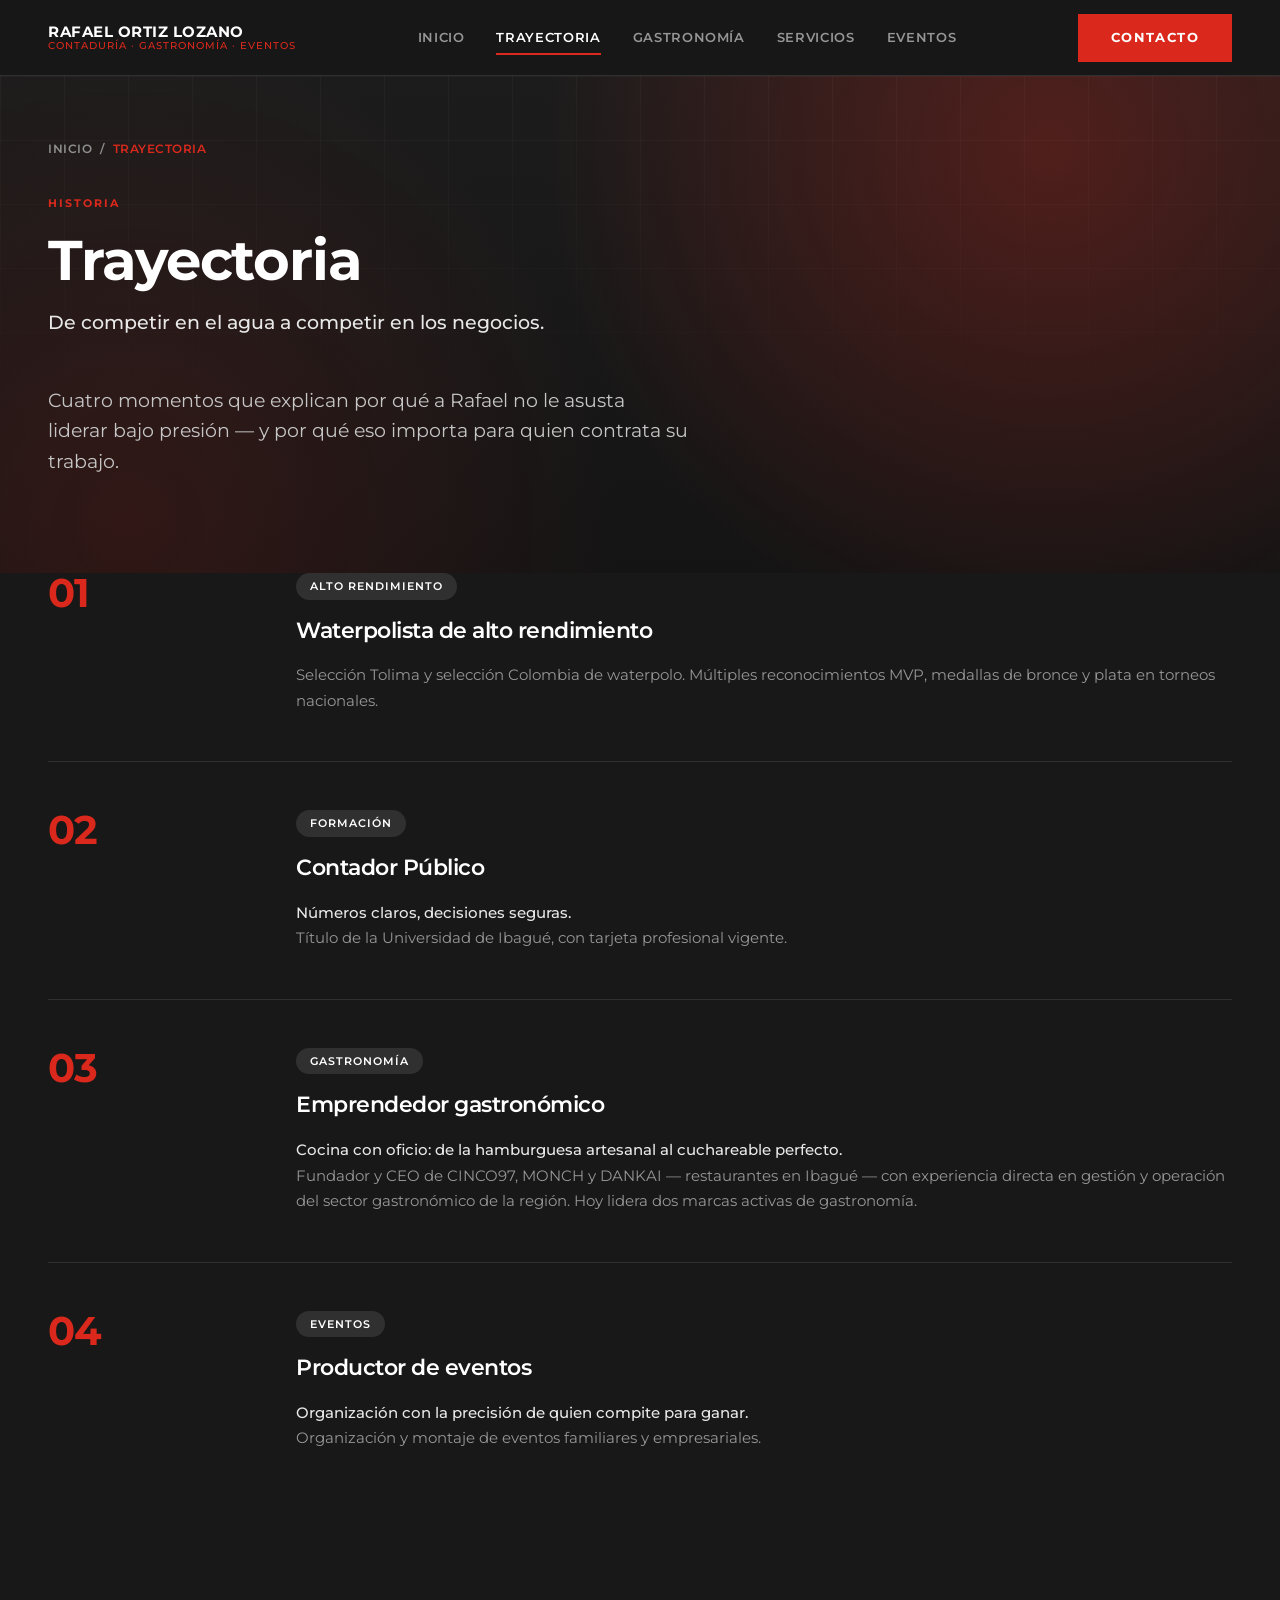
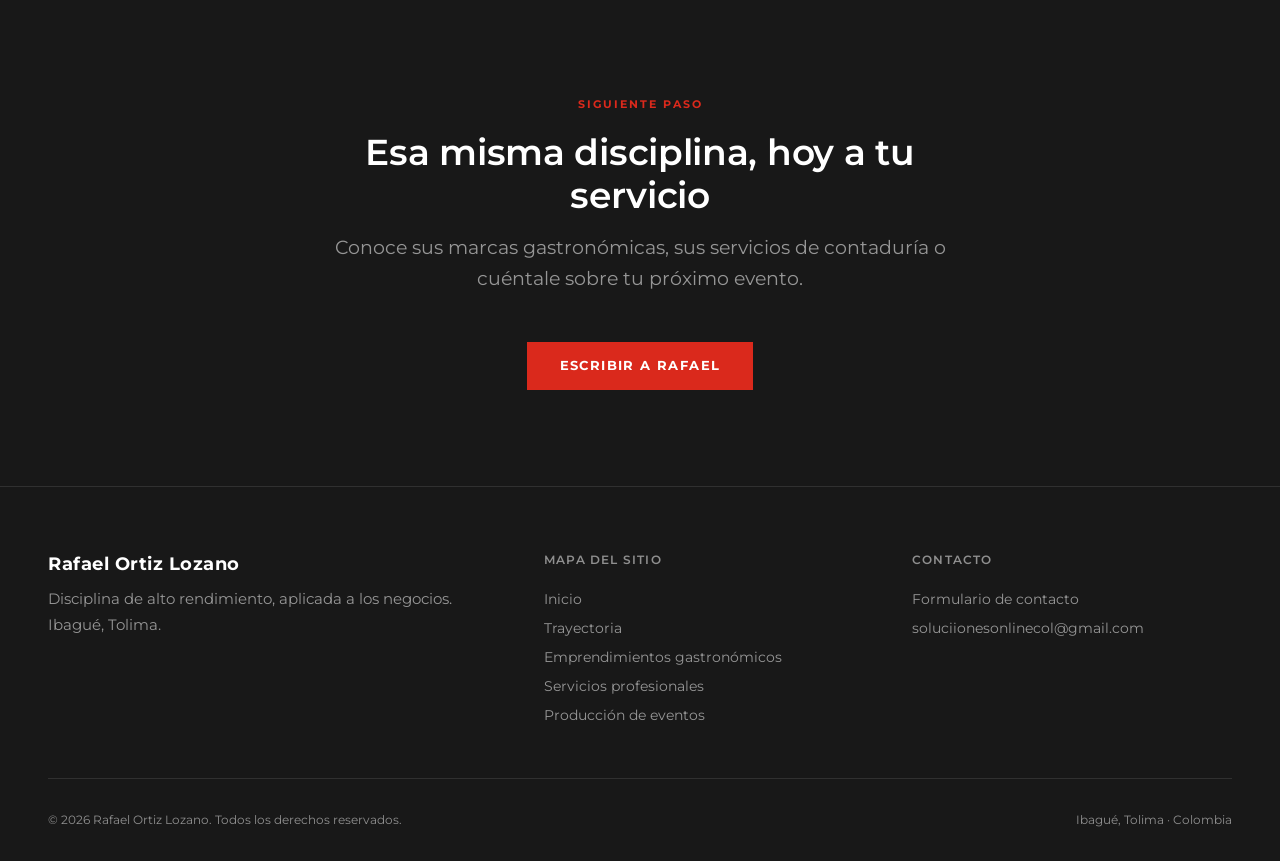
<file: trayectoria.html>
<!doctype html>
<html lang="es">
<head>
  <meta charset="UTF-8" />
  <meta name="viewport" content="width=device-width, initial-scale=1.0" />
  <meta name="theme-color" content="#181818" />
  <title>Trayectoria — Rafael Ortiz Lozano</title>
  <meta name="description" content="De competir en el agua a competir en los negocios: waterpolista de selección Colombia, Contador Público, emprendedor gastronómico y productor de eventos." />
  <link rel="icon" href="data:image/svg+xml,%3Csvg xmlns='http://www.w3.org/2000/svg' viewBox='0 0 64 64'%3E%3Crect width='64' height='64' fill='%23181818'/%3E%3Ctext x='32' y='44' font-family='Arial' font-weight='700' font-size='34' fill='%23da291c' text-anchor='middle'%3ER%3C/text%3E%3C/svg%3E" />
  <link rel="preconnect" href="https://fonts.googleapis.com" />
  <link rel="preconnect" href="https://fonts.gstatic.com" crossorigin />
  <link href="https://fonts.googleapis.com/css2?family=Montserrat:wght@300;400;500;600;700;800&display=swap" rel="stylesheet" />
  <link rel="stylesheet" href="assets/css/style.css" />
</head>
<body>

  <header class="nav">
    <div class="container">
      <a href="index.html" class="nav-brand">
        <strong>Rafael Ortiz Lozano</strong>
        <span>Contaduría · Gastronomía · Eventos</span>
      </a>
      <nav class="nav-menu" aria-label="Navegación principal">
        <a href="index.html">Inicio</a>
        <a href="trayectoria.html" aria-current="page">Trayectoria</a>
        <a href="emprendimientos-gastronomia.html">Gastronomía</a>
        <a href="servicios-profesionales.html">Servicios</a>
        <a href="produccion-de-eventos.html">Eventos</a>
      </nav>
      <a href="contacto.html" class="btn btn-primary nav-cta">Contacto</a>
      <button class="nav-toggle" aria-label="Abrir menú" aria-expanded="false">
        <span></span><span></span><span></span>
      </button>
    </div>
    <nav class="nav-mobile" aria-label="Navegación móvil">
      <a href="index.html">Inicio</a>
      <a href="trayectoria.html" aria-current="page">Trayectoria</a>
      <a href="emprendimientos-gastronomia.html">Emprendimientos gastronómicos</a>
      <a href="servicios-profesionales.html">Servicios profesionales</a>
      <a href="produccion-de-eventos.html">Producción de eventos</a>
      <a href="contacto.html" class="btn btn-primary btn-block">Contacto</a>
    </nav>
  </header>

  <!-- ============ HERO DE PÁGINA ============ -->
  <section class="hero hero-page">
    <div class="hero-bg" aria-hidden="true"></div>
    <div class="container">
      <div class="breadcrumb"><a href="index.html">Inicio</a><span class="sep">/</span><span class="current">Trayectoria</span></div>
      <span class="eyebrow">Historia</span>
      <h1 class="display-xl mt-xs">Trayectoria</h1>
      <p class="lead" style="font-weight:500; color:#e8e8e8;">De competir en el agua a competir en los negocios.</p>
      <p class="lead">Cuatro momentos que explican por qué a Rafael no le asusta liderar bajo presión — y por qué eso importa para quien contrata su trabajo.</p>
    </div>
  </section>

  <!-- ============ TIMELINE ============ -->
  <section class="section section-dark" style="padding-top:0;">
    <div class="container">
      <div class="timeline">

        <div class="timeline-item">
          <div class="timeline-marker">
            <span class="num">01</span>
          </div>
          <div>
            <span class="badge-pill mb-xs">Alto rendimiento</span>
            <h3 class="display-md mb-xs">Waterpolista de alto rendimiento</h3>
            <p class="body-md">Selección Tolima y selección Colombia de waterpolo. Múltiples reconocimientos MVP, medallas de bronce y plata en torneos nacionales.</p>
          </div>
        </div>

        <div class="timeline-item">
          <div class="timeline-marker">
            <span class="num">02</span>
          </div>
          <div>
            <span class="badge-pill mb-xs">Formación</span>
            <h3 class="display-md mb-xs">Contador Público</h3>
            <p class="body-md" style="color:#e8e8e8; font-weight:500;">Números claros, decisiones seguras.</p>
            <p class="body-md">Título de la Universidad de Ibagué, con tarjeta profesional vigente.</p>
          </div>
        </div>

        <div class="timeline-item">
          <div class="timeline-marker">
            <span class="num">03</span>
          </div>
          <div>
            <span class="badge-pill mb-xs">Gastronomía</span>
            <h3 class="display-md mb-xs">Emprendedor gastronómico</h3>
            <p class="body-md" style="color:#e8e8e8; font-weight:500;">Cocina con oficio: de la hamburguesa artesanal al cuchareable perfecto.</p>
            <p class="body-md">Fundador y CEO de CINCO97, MONCH y DANKAI — restaurantes en Ibagué — con experiencia directa en gestión y operación del sector gastronómico de la región. Hoy lidera dos marcas activas de gastronomía.</p>
          </div>
        </div>

        <div class="timeline-item">
          <div class="timeline-marker">
            <span class="num">04</span>
          </div>
          <div>
            <span class="badge-pill mb-xs">Eventos</span>
            <h3 class="display-md mb-xs">Productor de eventos</h3>
            <p class="body-md" style="color:#e8e8e8; font-weight:500;">Organización con la precisión de quien compite para ganar.</p>
            <p class="body-md">Organización y montaje de eventos familiares y empresariales.</p>
          </div>
        </div>

      </div>
    </div>
  </section>

  <!-- ============ CTA FINAL ============ -->
  <section class="cta-band section-elevated">
    <div class="container">
      <div class="cta-band-inner">
        <span class="eyebrow">Siguiente paso</span>
        <h2 class="display-lg mt-xs">Esa misma disciplina, hoy a tu servicio</h2>
        <p class="lead">Conoce sus marcas gastronómicas, sus servicios de contaduría o cuéntale sobre tu próximo evento.</p>
        <div class="hero-actions">
          <a href="contacto.html" class="btn btn-primary">Escribir a Rafael</a>
        </div>
      </div>
    </div>
  </section>

  <footer class="footer">
    <div class="container">
      <div class="footer-top">
        <div class="footer-brand">
          <strong>Rafael Ortiz Lozano</strong>
          <p class="body-md">Disciplina de alto rendimiento, aplicada a los negocios. Ibagué, Tolima.</p>
        </div>
        <div class="footer-col">
          <h4>Mapa del sitio</h4>
          <a href="index.html">Inicio</a>
          <a href="trayectoria.html">Trayectoria</a>
          <a href="emprendimientos-gastronomia.html">Emprendimientos gastronómicos</a>
          <a href="servicios-profesionales.html">Servicios profesionales</a>
          <a href="produccion-de-eventos.html">Producción de eventos</a>
        </div>
        <div class="footer-col">
          <h4>Contacto</h4>
          <a href="contacto.html">Formulario de contacto</a>
          <a href="mailto:soluciionesonlinecol@gmail.com">soluciionesonlinecol@gmail.com</a>
        </div>
      </div>
      <div class="footer-bottom">
        <span>© 2026 Rafael Ortiz Lozano. Todos los derechos reservados.</span>
        <span>Ibagué, Tolima · Colombia</span>
      </div>
    </div>
  </footer>

  <script src="assets/js/main.js"></script>
</body>
</html>
</file>
<file: assets/css/style.css>
/* ============================================================
   RAFAEL ORTIZ LOZANO — Design System
   Fuente única: Montserrat. Fondo casi-negro + acento rojo único.
   Esquinas rectas en CTAs/cards, pills solo en badges.
   ============================================================ */

:root {
  /* Color */
  --primary: #da291c;
  --primary-active: #b01e0a;
  --primary-hover: #9d2211;
  --ink: #ffffff;
  --body: #969696;
  --body-strong: #ffffff;
  --body-on-light: #181818;
  --muted: #666666;
  --muted-soft: #8f8f8f;
  --hairline: #303030;
  --hairline-on-light: #d2d2d2;
  --hairline-soft: #ebebeb;
  --canvas: #181818;
  --canvas-elevated: #303030;
  --canvas-light: #ffffff;
  --surface-card: #303030;
  --surface-soft-light: #f7f7f7;
  --surface-strong-light: #ebebeb;
  --on-primary: #ffffff;

  /* Radius */
  --radius-none: 0px;
  --radius-sm: 4px;
  --radius-lg: 8px;
  --radius-full: 9999px;

  /* Spacing ladder (8px system) */
  --sp-xxxs: 4px;
  --sp-xxs: 8px;
  --sp-xs: 16px;
  --sp-sm: 24px;
  --sp-md: 32px;
  --sp-lg: 48px;
  --sp-xl: 64px;
  --sp-xxl: 96px;
  --sp-super: 128px;

  --font: 'Montserrat', -apple-system, system-ui, sans-serif;
  --container: 1280px;
}

* { box-sizing: border-box; margin: 0; padding: 0; }

html { scroll-behavior: smooth; }

body {
  font-family: var(--font);
  background: var(--canvas);
  color: var(--body);
  font-weight: 400;
  line-height: 1.5;
  -webkit-font-smoothing: antialiased;
  overflow-x: hidden;
}

img, svg { display: block; max-width: 100%; }

a { color: inherit; text-decoration: none; }

ul { list-style: none; }

button { font-family: inherit; cursor: pointer; border: none; background: none; color: inherit; }

.container {
  width: 100%;
  max-width: var(--container);
  margin: 0 auto;
  padding: 0 var(--sp-xs);
}

@media (min-width: 768px) {
  .container { padding: 0 var(--sp-lg); }
}

/* ---------- Typography ---------- */

.eyebrow {
  font-size: 11px;
  font-weight: 700;
  letter-spacing: 2px;
  text-transform: uppercase;
  color: var(--primary);
}

.eyebrow--light { color: var(--primary); }

h1, h2, h3, h4 {
  font-family: var(--font);
  font-weight: 600;
  color: var(--ink);
  letter-spacing: -0.5px;
}

.section-light h1, .section-light h2, .section-light h3, .section-light h4 {
  color: var(--body-on-light);
}

.display-mega {
  font-size: clamp(38px, 7vw, 80px);
  font-weight: 700;
  line-height: 1.05;
  letter-spacing: -1.6px;
}

.display-xl {
  font-size: clamp(30px, 5vw, 56px);
  font-weight: 700;
  line-height: 1.1;
  letter-spacing: -1.1px;
}

.display-lg {
  font-size: clamp(26px, 4vw, 36px);
  font-weight: 600;
  line-height: 1.2;
  letter-spacing: -0.3px;
}

.display-md {
  font-size: 22px;
  font-weight: 600;
  line-height: 1.4;
}

.title-md {
  font-size: 18px;
  font-weight: 700;
  line-height: 1.3;
}

.title-sm {
  font-size: 16px;
  font-weight: 600;
  line-height: 1.4;
}

.lead {
  font-size: clamp(16px, 1.6vw, 19px);
  font-weight: 400;
  color: var(--body);
  line-height: 1.6;
}

.section-light .lead { color: #4a4a4a; }

.body-md { font-size: 15px; font-weight: 400; line-height: 1.7; color: var(--body); }
.section-light .body-md { color: #4a4a4a; }

.caption-uppercase {
  font-size: 11px;
  font-weight: 600;
  letter-spacing: 1.2px;
  text-transform: uppercase;
  color: var(--muted-soft);
}

/* ---------- Buttons ---------- */

.btn {
  display: inline-flex;
  align-items: center;
  justify-content: center;
  gap: 8px;
  height: 48px;
  padding: 0 32px;
  font-size: 13px;
  font-weight: 700;
  letter-spacing: 1.4px;
  text-transform: uppercase;
  border-radius: var(--radius-none);
  border: 1px solid transparent;
  transition: background-color .18s ease, border-color .18s ease, color .18s ease, transform .12s ease;
  white-space: nowrap;
}

.btn:active { transform: translateY(1px); }

.btn-primary {
  background: var(--primary);
  color: var(--on-primary);
}
.btn-primary:hover { background: var(--primary-hover); }
.btn-primary:active { background: var(--primary-active); }

.btn-outline-dark {
  background: transparent;
  color: var(--ink);
  border-color: rgba(255,255,255,0.4);
}
.btn-outline-dark:hover { border-color: var(--ink); background: rgba(255,255,255,0.06); }

.btn-outline-light {
  background: transparent;
  color: var(--body-on-light);
  border-color: var(--hairline-on-light);
}
.btn-outline-light:hover { border-color: var(--body-on-light); }

.btn-text {
  height: auto;
  padding: 0;
  color: var(--ink);
  border-bottom: 1px solid rgba(255,255,255,0.4);
  border-radius: 0;
}
.btn-text:hover { border-color: var(--ink); }

.btn-block { width: 100%; }

/* ---------- Badge pill ---------- */

.badge-pill {
  display: inline-block;
  padding: 5px 14px;
  font-size: 11px;
  font-weight: 600;
  letter-spacing: 1px;
  text-transform: uppercase;
  border-radius: var(--radius-full);
  background: var(--canvas-elevated);
  color: var(--ink);
}

.badge-pill--primary { background: var(--primary); color: var(--on-primary); }
.badge-pill--light { background: var(--surface-strong-light); color: var(--body-on-light); }

/* ---------- Sections ---------- */

.section {
  padding: var(--sp-xxl) 0;
}

@media (max-width: 767px) {
  .section { padding: var(--sp-xl) 0; }
}

.section-dark { background: var(--canvas); color: var(--body); }
.section-elevated { background: var(--canvas-elevated); color: var(--body); }
.section-light { background: var(--canvas-light); color: #4a4a4a; }
.section-soft { background: var(--surface-soft-light); color: #4a4a4a; }
.section-primary { background: var(--primary); color: var(--on-primary); }

.section-header {
  max-width: 720px;
  margin-bottom: var(--sp-xl);
}

.section-header > .eyebrow { display: block; margin-bottom: var(--sp-xs); }
.section-header > h2 { margin-bottom: var(--sp-xs); }

.hairline {
  height: 1px;
  background: var(--hairline);
  border: none;
  width: 100%;
}
.section-light .hairline, .section-soft .hairline { background: var(--hairline-on-light); }

/* ---------- Nav ---------- */

.nav {
  position: sticky;
  top: 0;
  z-index: 100;
  height: 76px;
  display: flex;
  align-items: center;
  background: rgba(24,24,24,0.92);
  backdrop-filter: blur(10px);
  border-bottom: 1px solid var(--hairline);
}

.nav .container {
  display: flex;
  align-items: center;
  justify-content: space-between;
}

.nav-brand {
  display: flex;
  flex-direction: column;
  line-height: 1.1;
}
.nav-brand strong {
  font-size: 15px;
  font-weight: 700;
  letter-spacing: 0.5px;
  color: var(--ink);
  text-transform: uppercase;
}
.nav-brand span {
  font-size: 10px;
  font-weight: 500;
  letter-spacing: 1px;
  color: var(--primary);
  text-transform: uppercase;
}

.nav-menu {
  display: none;
  align-items: center;
  gap: var(--sp-md);
}

.nav-menu a {
  font-size: 13px;
  font-weight: 600;
  letter-spacing: 0.65px;
  text-transform: uppercase;
  color: var(--body);
  padding: 8px 0;
  position: relative;
  transition: color .15s ease;
}
.nav-menu a:hover, .nav-menu a[aria-current="page"] { color: var(--ink); }
.nav-menu a[aria-current="page"]::after {
  content: '';
  position: absolute;
  left: 0; right: 0; bottom: 0;
  height: 2px;
  background: var(--primary);
}

.nav-cta { display: none; }

.nav-toggle {
  display: flex;
  flex-direction: column;
  gap: 5px;
  width: 32px;
  height: 32px;
  align-items: center;
  justify-content: center;
}
.nav-toggle span {
  width: 22px;
  height: 2px;
  background: var(--ink);
  transition: transform .2s ease, opacity .2s ease;
}
.nav-toggle.is-open span:nth-child(1) { transform: translateY(7px) rotate(45deg); }
.nav-toggle.is-open span:nth-child(2) { opacity: 0; }
.nav-toggle.is-open span:nth-child(3) { transform: translateY(-7px) rotate(-45deg); }

.nav-mobile {
  position: fixed;
  inset: 76px 0 0 0;
  background: var(--canvas);
  z-index: 99;
  display: flex;
  flex-direction: column;
  padding: var(--sp-lg) var(--sp-xs);
  gap: var(--sp-xs);
  transform: translateY(-8px);
  opacity: 0;
  pointer-events: none;
  transition: opacity .2s ease, transform .2s ease;
  overflow-y: auto;
}
.nav-mobile.is-open {
  opacity: 1;
  transform: translateY(0);
  pointer-events: auto;
}
.nav-mobile a {
  font-size: 22px;
  font-weight: 600;
  color: var(--ink);
  padding: var(--sp-xs) 0;
  border-bottom: 1px solid var(--hairline);
}
.nav-mobile a[aria-current="page"] { color: var(--primary); }
.nav-mobile .btn { margin-top: var(--sp-sm); }

@media (min-width: 1024px) {
  .nav-menu { display: flex; }
  .nav-cta { display: inline-flex; }
  .nav-toggle, .nav-mobile { display: none; }
}

/* ---------- Hero ---------- */

.hero {
  position: relative;
  background: var(--canvas);
  color: var(--ink);
  padding: var(--sp-xxl) 0 var(--sp-xl);
  overflow: hidden;
}

.hero-bg {
  position: absolute;
  inset: 0;
  z-index: 0;
  background:
    radial-gradient(circle at 82% 15%, rgba(218,41,28,0.28), transparent 45%),
    radial-gradient(circle at 10% 90%, rgba(218,41,28,0.14), transparent 40%),
    linear-gradient(180deg, #1c1c1c 0%, #141414 100%);
}

.hero-bg::before {
  content: '';
  position: absolute;
  inset: 0;
  background-image:
    linear-gradient(rgba(255,255,255,0.035) 1px, transparent 1px),
    linear-gradient(90deg, rgba(255,255,255,0.035) 1px, transparent 1px);
  background-size: 64px 64px;
  mask-image: linear-gradient(180deg, rgba(0,0,0,0.9), transparent 75%);
}

.hero .container { position: relative; z-index: 1; }

.hero-inner { max-width: 820px; }

.hero-kicker {
  display: flex;
  align-items: center;
  gap: var(--sp-xs);
  margin-bottom: var(--sp-sm);
}

.hero h1 {
  margin-bottom: var(--sp-sm);
}

.hero .lead {
  max-width: 620px;
  margin-bottom: var(--sp-lg);
  color: #c6c6c6;
}

.hero-actions {
  display: flex;
  flex-wrap: wrap;
  gap: var(--sp-xs);
}

.hero-page {
  padding: var(--sp-xl) 0 var(--sp-lg);
}
.hero-page .display-xl { margin-bottom: var(--sp-xs); }
.hero-page .lead { max-width: 640px; }

/* ---------- Grids & Cards ---------- */

.grid {
  display: grid;
  gap: var(--sp-sm);
}

.grid-2 { grid-template-columns: 1fr; }
.grid-3 { grid-template-columns: 1fr; }
.grid-4 { grid-template-columns: 1fr; }

@media (min-width: 640px) {
  .grid-2 { grid-template-columns: repeat(2, 1fr); }
  .grid-4 { grid-template-columns: repeat(2, 1fr); }
}

@media (min-width: 1024px) {
  .grid-3 { grid-template-columns: repeat(3, 1fr); }
  .grid-4 { grid-template-columns: repeat(4, 1fr); }
}

.card {
  background: var(--canvas-elevated);
  border: 1px solid var(--hairline);
  border-radius: var(--radius-none);
  padding: var(--sp-sm);
  display: flex;
  flex-direction: column;
  gap: var(--sp-xxs);
  transition: border-color .2s ease, transform .2s ease;
}
.card:hover { border-color: var(--primary); transform: translateY(-3px); }

.card-light {
  background: var(--canvas-light);
  border: 1px solid var(--hairline-on-light);
  color: var(--body-on-light);
  padding: var(--sp-sm);
}
.card-light:hover { border-color: var(--primary); transform: translateY(-3px); }

.card-mark {
  width: 56px;
  height: 56px;
  display: flex;
  align-items: center;
  justify-content: center;
  border: 1px solid var(--hairline);
  font-weight: 700;
  font-size: 18px;
  letter-spacing: 0.5px;
  color: var(--primary);
  margin-bottom: var(--sp-xxs);
}

.card-number {
  font-size: 13px;
  font-weight: 700;
  color: var(--primary);
  letter-spacing: 1px;
  margin-bottom: var(--sp-xxxs);
}

.card-link {
  margin-top: auto;
  padding-top: var(--sp-xs);
  font-size: 13px;
  font-weight: 700;
  letter-spacing: 1px;
  text-transform: uppercase;
  color: var(--ink);
  display: inline-flex;
  align-items: center;
  gap: 6px;
}
.card-light .card-link { color: var(--body-on-light); }
.card:hover .card-link, .card-light:hover .card-link { color: var(--primary); }

.card-link svg { width: 14px; height: 14px; transition: transform .2s ease; }
.card:hover .card-link svg, .card-light:hover .card-link svg { transform: translateX(4px); }

/* Module cards on home */
.module-card {
  background: var(--canvas-elevated);
  border: 1px solid var(--hairline);
  padding: var(--sp-md) var(--sp-sm);
  display: flex;
  flex-direction: column;
  min-height: 260px;
  position: relative;
  overflow: hidden;
}
.module-card::before {
  content: '';
  position: absolute;
  left: 0; top: 0;
  width: 3px; height: 0;
  background: var(--primary);
  transition: height .25s ease;
}
.module-card:hover::before { height: 100%; }
.module-card:hover { border-color: var(--primary); }
.module-card .module-index {
  font-size: 13px;
  font-weight: 700;
  color: var(--primary);
  letter-spacing: 1px;
  margin-bottom: var(--sp-md);
}
.module-card h3 { margin-bottom: var(--sp-xxs); }
.module-card p { margin-bottom: var(--sp-xs); }

/* ---------- Timeline (Trayectoria) ---------- */

.timeline {
  display: flex;
  flex-direction: column;
  gap: 0;
}

.timeline-item {
  display: grid;
  grid-template-columns: 1fr;
  gap: var(--sp-xs);
  padding: var(--sp-lg) 0;
  border-bottom: 1px solid var(--hairline);
  position: relative;
}
.timeline-item:first-child { padding-top: 0; }
.timeline-item:last-child { border-bottom: none; }

@media (min-width: 768px) {
  .timeline-item {
    grid-template-columns: 200px 1fr;
    gap: var(--sp-lg);
  }
}

.timeline-marker {
  display: flex;
  align-items: flex-start;
  gap: var(--sp-xs);
}
.timeline-marker .num {
  font-size: 40px;
  font-weight: 700;
  color: var(--primary);
  letter-spacing: -1px;
  line-height: 1;
}
.timeline-tag { color: var(--muted-soft); }

/* ---------- CTA band ---------- */

.cta-band {
  background: var(--canvas);
  text-align: center;
  padding: var(--sp-xxl) 0;
}
.cta-band-inner { max-width: 640px; margin: 0 auto; }
.cta-band h2 { margin-bottom: var(--sp-xs); }
.cta-band .lead { margin: 0 auto var(--sp-lg); }
.cta-band .hero-actions { justify-content: center; }

/* ---------- Footer ---------- */

.footer {
  background: var(--canvas);
  border-top: 1px solid var(--hairline);
  padding: var(--sp-xl) 0 var(--sp-md);
}

.footer-top {
  display: grid;
  gap: var(--sp-lg);
  padding-bottom: var(--sp-lg);
}

@media (min-width: 768px) {
  .footer-top { grid-template-columns: 1.4fr 1fr 1fr; }
}

.footer-brand strong {
  display: block;
  font-size: 18px;
  color: var(--ink);
  letter-spacing: 0.5px;
  margin-bottom: var(--sp-xxs);
}

.footer-col h4 {
  font-size: 12px;
  letter-spacing: 1.2px;
  text-transform: uppercase;
  color: var(--muted-soft);
  margin-bottom: var(--sp-xs);
}

.footer-col a, .footer-col li {
  display: block;
  font-size: 14px;
  color: var(--body);
  padding: 4px 0;
}
.footer-col a:hover { color: var(--ink); }

.footer-bottom {
  padding-top: var(--sp-md);
  border-top: 1px solid var(--hairline);
  display: flex;
  flex-direction: column;
  gap: var(--sp-xs);
  font-size: 12px;
  color: var(--muted-soft);
}

@media (min-width: 768px) {
  .footer-bottom { flex-direction: row; justify-content: space-between; }
}

/* ---------- Utilities ---------- */

.mt-xs { margin-top: var(--sp-xs); }
.mt-sm { margin-top: var(--sp-sm); }
.mt-md { margin-top: var(--sp-md); }
.mt-lg { margin-top: var(--sp-lg); }
.mb-xs { margin-bottom: var(--sp-xs); }
.mb-sm { margin-bottom: var(--sp-sm); }
.mb-md { margin-bottom: var(--sp-md); }
.mb-lg { margin-bottom: var(--sp-lg); }
.text-center { text-align: center; }
.center-col { max-width: 720px; margin: 0 auto; text-align: center; }

/* ---------- Forms (Contacto) ---------- */

.form-grid {
  display: grid;
  gap: var(--sp-lg);
  grid-template-columns: 1fr;
}

@media (min-width: 1024px) {
  .form-grid { grid-template-columns: 1fr 1.3fr; }
}

.field { display: flex; flex-direction: column; gap: 6px; margin-bottom: var(--sp-xs); }
.field label {
  font-size: 12px;
  font-weight: 600;
  letter-spacing: 0.8px;
  text-transform: uppercase;
  color: var(--muted-soft);
}
.field input, .field textarea, .field select {
  font-family: var(--font);
  background: var(--canvas);
  border: 1px solid var(--hairline);
  color: var(--ink);
  border-radius: var(--radius-sm);
  padding: 14px 16px;
  font-size: 15px;
  height: 48px;
  transition: border-color .15s ease;
}
.field textarea { height: auto; min-height: 140px; resize: vertical; }
.field input:focus, .field textarea:focus, .field select:focus {
  outline: none;
  border-color: var(--primary);
}
.field-row { display: grid; gap: var(--sp-xs); }
@media (min-width: 640px) { .field-row { grid-template-columns: 1fr 1fr; } }

.contact-info-card {
  background: var(--canvas-elevated);
  border: 1px solid var(--hairline);
  padding: var(--sp-md);
  height: 100%;
}
.contact-info-card .eyebrow { margin-bottom: var(--sp-xs); }
.contact-channel {
  display: flex;
  align-items: center;
  gap: var(--sp-xs);
  padding: var(--sp-xs) 0;
  border-bottom: 1px solid var(--hairline);
}
.contact-channel:last-of-type { border-bottom: none; }
.contact-channel .icon {
  width: 40px; height: 40px;
  border: 1px solid var(--hairline);
  display: flex; align-items: center; justify-content: center;
  color: var(--primary);
  flex-shrink: 0;
}
.contact-channel a { color: var(--ink); font-weight: 600; word-break: break-word; }
.contact-channel span { display: block; }

.form-note { font-size: 13px; color: var(--muted-soft); margin-top: var(--sp-xs); }

.hp-field { position: absolute; left: -9999px; opacity: 0; height: 0; }

/* ---------- Breadcrumb ---------- */
.breadcrumb {
  font-size: 12px;
  font-weight: 600;
  letter-spacing: 0.5px;
  text-transform: uppercase;
  color: var(--muted-soft);
  margin-bottom: var(--sp-md);
}
.breadcrumb a { color: var(--muted-soft); }
.breadcrumb a:hover { color: var(--ink); }
.breadcrumb .sep { margin: 0 8px; }
.breadcrumb .current { color: var(--primary); }

/* ---------- Media cards (foto de marca + texto) ---------- */
.media-card {
  background: var(--canvas-elevated);
  border: 1px solid var(--hairline);
  display: flex;
  flex-direction: column;
  overflow: hidden;
  transition: border-color .2s ease, transform .2s ease;
}
.media-card:hover { border-color: var(--primary); transform: translateY(-3px); }

.media-frame {
  position: relative;
  display: block;
  aspect-ratio: 4 / 3;
  overflow: hidden;
  cursor: zoom-in;
}
.media-frame img {
  width: 100%;
  height: 100%;
  object-fit: cover;
  transition: transform .5s ease;
}
.media-card:hover .media-frame img { transform: scale(1.06); }

.media-frame::after {
  content: '';
  position: absolute;
  inset: 0;
  background: linear-gradient(180deg, transparent 55%, rgba(0,0,0,0.35) 100%);
  opacity: 0;
  transition: opacity .2s ease;
}
.media-card:hover .media-frame::after { opacity: 1; }

.media-body {
  padding: var(--sp-sm);
  display: flex;
  flex-direction: column;
  gap: var(--sp-xxs);
}

/* Marca (logo real) como card-mark */
.card-mark-img {
  width: 80px;
  height: 80px;
  display: flex;
  align-items: center;
  justify-content: center;
  border: 1px solid var(--hairline);
  margin-bottom: var(--sp-xxs);
  overflow: hidden;
  background: var(--canvas-elevated);
}
.card-mark-img img { width: 100%; height: 100%; object-fit: contain; }

/* ---------- Galería de fotos ---------- */
.gallery-label {
  display: block;
  margin: var(--sp-lg) 0 var(--sp-xs);
}

.gallery-grid {
  display: grid;
  grid-template-columns: repeat(2, 1fr);
  gap: var(--sp-xxs);
}
@media (min-width: 640px) {
  .gallery-grid { grid-template-columns: repeat(4, 1fr); }
}

.gallery-thumb {
  position: relative;
  display: block;
  aspect-ratio: 1 / 1;
  overflow: hidden;
  border: 1px solid var(--hairline);
  cursor: zoom-in;
  background: var(--canvas-elevated);
  transition: border-color .2s ease;
}
.gallery-thumb img {
  width: 100%;
  height: 100%;
  object-fit: cover;
  transition: transform .4s ease;
}
.gallery-thumb:hover { border-color: var(--primary); }
.gallery-thumb:hover img { transform: scale(1.08); }

/* ---------- Lightbox ---------- */
.lightbox {
  position: fixed;
  inset: 0;
  z-index: 300;
  display: flex;
  align-items: center;
  justify-content: center;
  background: rgba(10,10,10,0.94);
  opacity: 0;
  visibility: hidden;
  transition: opacity .25s ease, visibility 0s linear .25s;
  padding: var(--sp-xl) var(--sp-xs) var(--sp-md);
}
.lightbox.is-open {
  opacity: 1;
  visibility: visible;
  transition: opacity .25s ease;
}

.lightbox-close {
  position: fixed;
  top: var(--sp-xs);
  right: var(--sp-xs);
  width: 44px;
  height: 44px;
  display: flex;
  align-items: center;
  justify-content: center;
  border: 1px solid var(--hairline);
  background: rgba(24,24,24,0.9);
  color: var(--ink);
  font-size: 26px;
  line-height: 1;
  transition: border-color .15s ease, color .15s ease;
  z-index: 2;
}
.lightbox-close:hover { border-color: var(--primary); color: var(--primary); }

.lightbox-figure {
  display: flex;
  flex-direction: column;
  align-items: center;
  max-width: min(920px, 92vw);
  max-height: 100%;
}

.lightbox-img {
  max-width: 100%;
  max-height: 72vh;
  object-fit: contain;
  border: 1px solid var(--hairline);
  background: #000;
}

.lightbox-caption {
  margin-top: var(--sp-xs);
  font-size: 13px;
  color: var(--body);
  text-align: center;
  max-width: 640px;
}

.lightbox-nav {
  display: flex;
  gap: var(--sp-xs);
  margin-top: var(--sp-sm);
}

.lightbox-prev, .lightbox-next {
  width: 44px;
  height: 44px;
  display: flex;
  align-items: center;
  justify-content: center;
  border: 1px solid var(--hairline);
  background: rgba(24,24,24,0.9);
  color: var(--ink);
  transition: border-color .15s ease, color .15s ease;
}
.lightbox-prev:hover, .lightbox-next:hover { border-color: var(--primary); color: var(--primary); }
</file>
